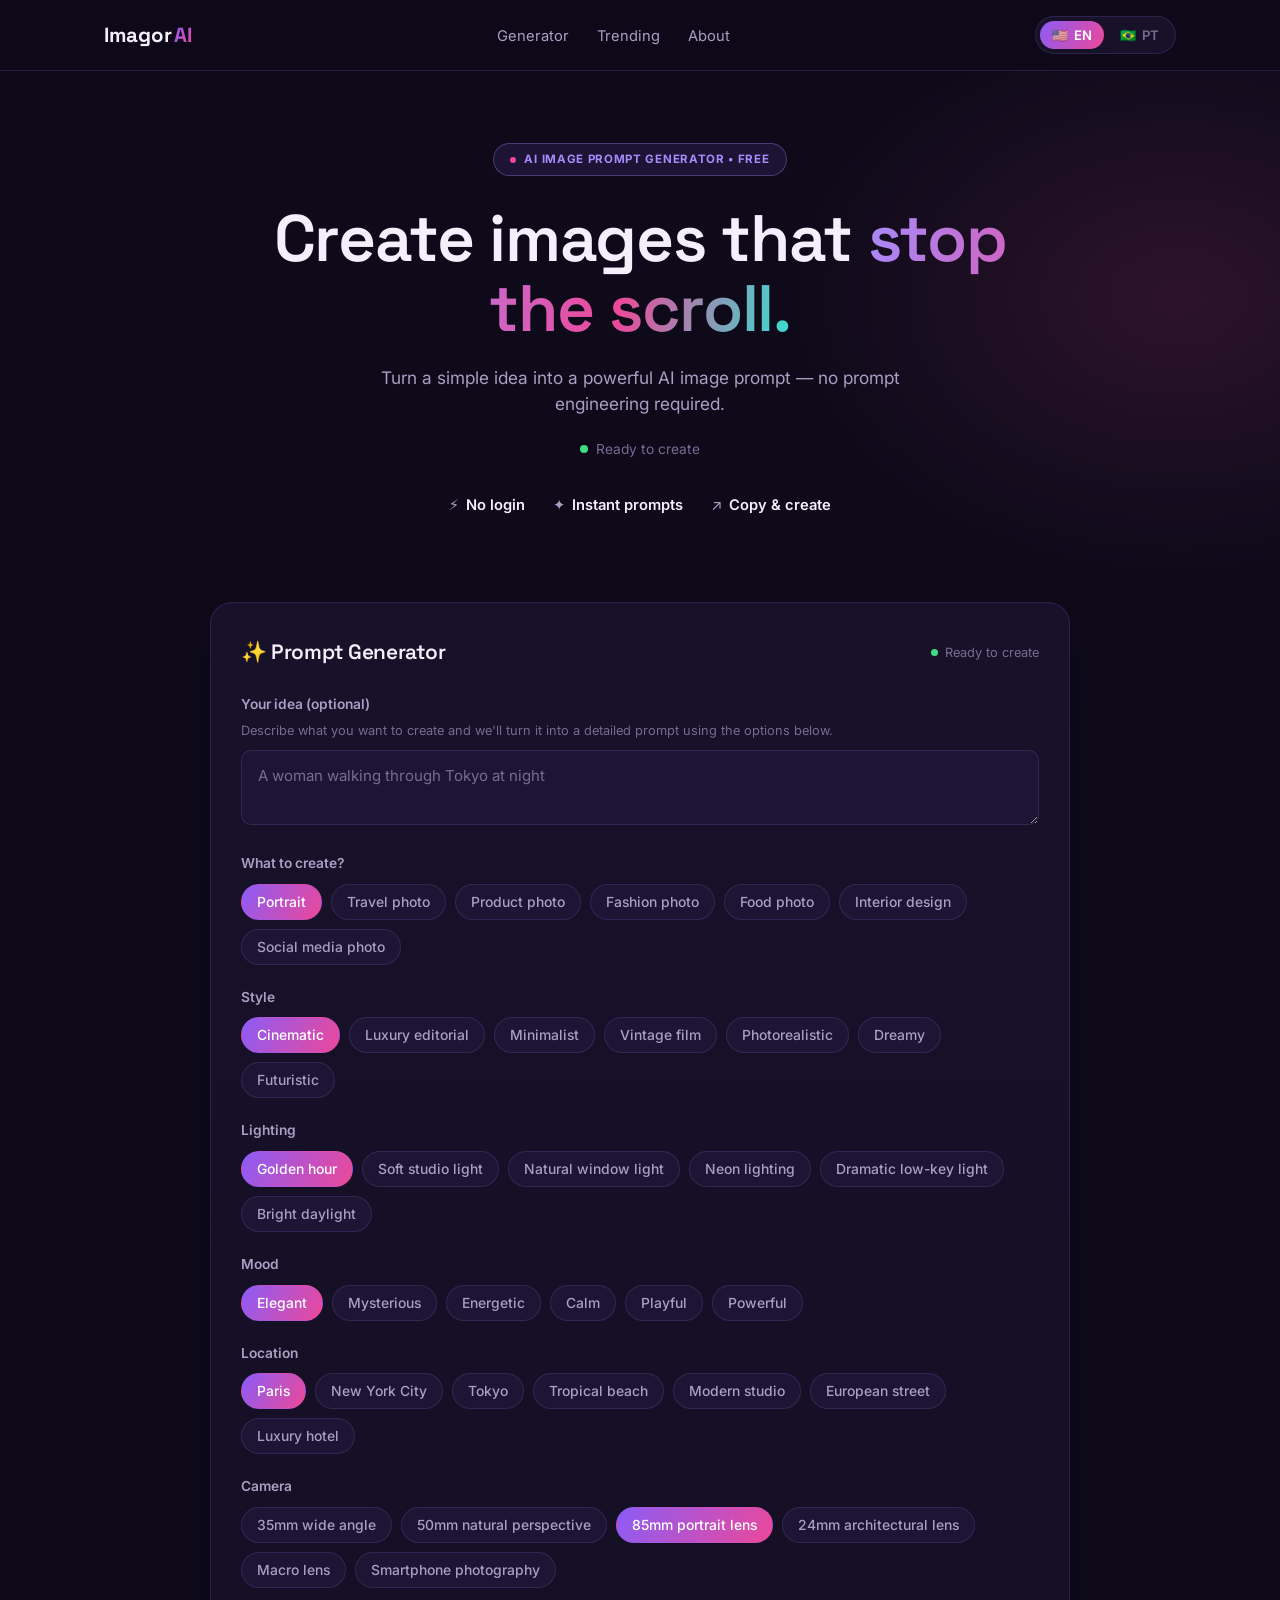
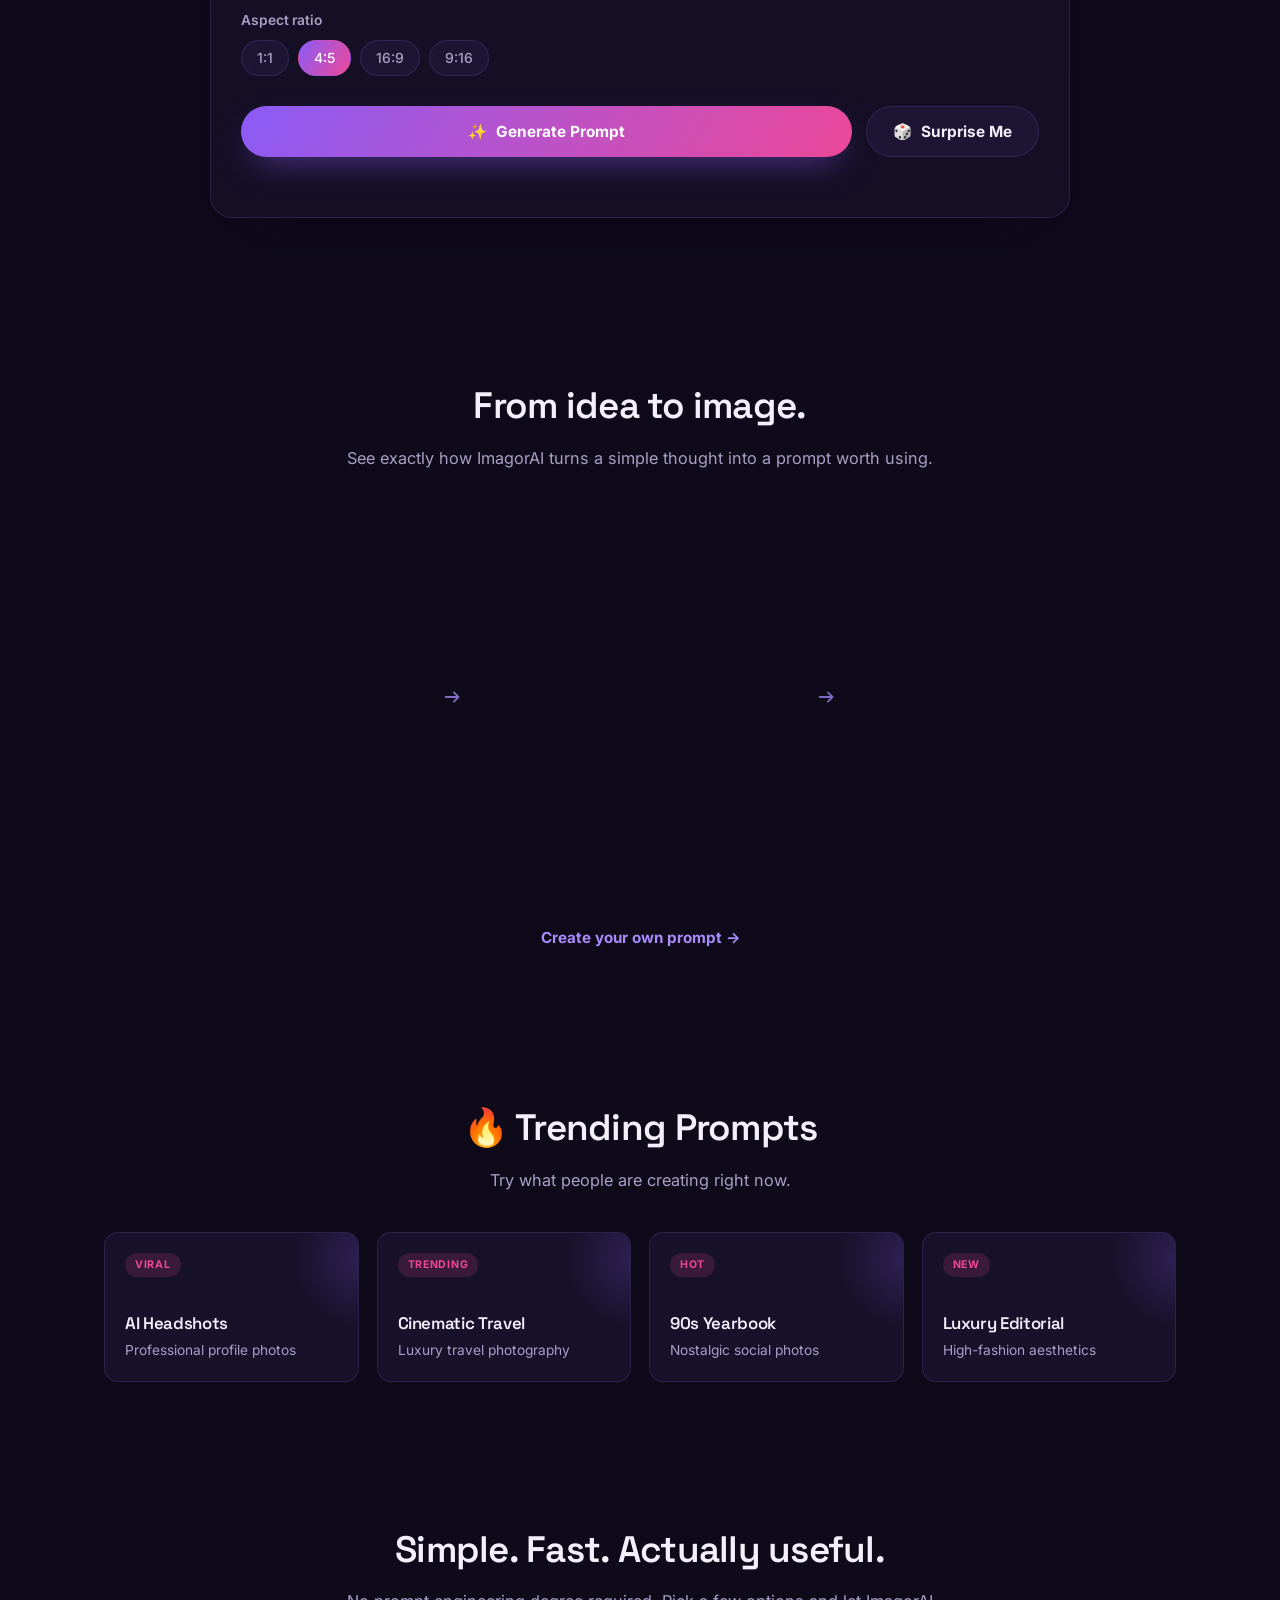
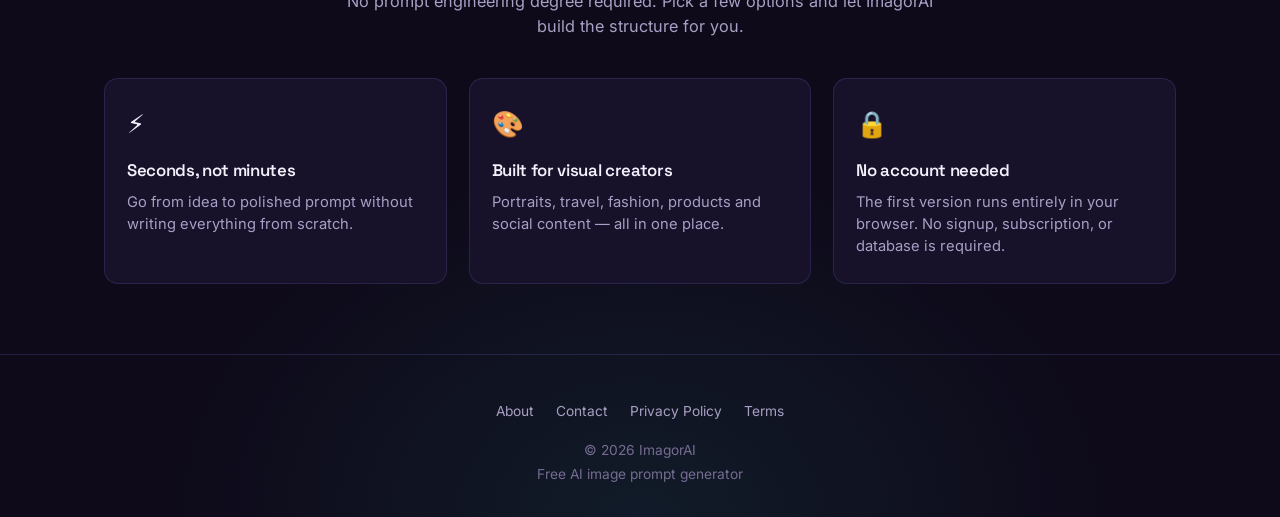
<file: index.html>
<!DOCTYPE html>
<html lang="en">
<head>
<meta charset="UTF-8">
<meta name="viewport" content="width=device-width, initial-scale=1.0">
<title id="doc-title">ImagorAI — Free AI Image Prompt Generator</title>
<meta id="doc-desc" name="description" content="Turn a simple idea into a powerful AI image prompt in seconds. No login, no prompt engineering — free bilingual AI image prompt generator.">
<link rel="canonical" href="https://www.imagorai.com/">
<meta property="og:type" content="website">
<meta property="og:site_name" content="ImagorAI">
<meta property="og:title" content="ImagorAI — Free AI Image Prompt Generator">
<meta property="og:description" content="Turn a simple idea into a powerful AI image prompt in seconds. No login, no prompt engineering — free bilingual AI image prompt generator.">
<meta property="og:url" content="https://www.imagorai.com/">
<meta property="og:image" content="https://www.imagorai.com/og-image.jpg">
<meta property="og:image:width" content="1200">
<meta property="og:image:height" content="630">
<meta property="og:locale" content="en_US">
<meta property="og:locale:alternate" content="pt_BR">
<meta name="twitter:card" content="summary_large_image">
<meta name="twitter:title" content="ImagorAI — Free AI Image Prompt Generator">
<meta name="twitter:description" content="Turn a simple idea into a powerful AI image prompt in seconds. No login, no prompt engineering — free bilingual AI image prompt generator.">
<meta name="twitter:image" content="https://www.imagorai.com/og-image.jpg">
<link rel="icon" type="image/svg+xml" href="favicon.svg">
<link rel="icon" type="image/png" sizes="32x32" href="favicon-32.png">
<link rel="icon" type="image/png" sizes="16x16" href="favicon-16.png">
<link rel="apple-touch-icon" href="apple-touch-icon.png">
<link rel="manifest" href="site.webmanifest">
<link rel="preconnect" href="https://fonts.googleapis.com">
<link rel="preconnect" href="https://fonts.gstatic.com" crossorigin>
<link href="https://fonts.googleapis.com/css2?family=Space+Grotesk:wght@500;600;700&family=Inter:wght@400;500;600;700&display=swap" rel="stylesheet">
<link rel="stylesheet" href="style.css">
<script async src="https://pagead2.googlesyndication.com/pagead/js/adsbygoogle.js?client=ca-pub-1745970381555373"
     crossorigin="anonymous"></script>
</head>
<body>

<nav class="nav">
  <div class="nav-inner">
    <div class="logo">Imagor<span class="ai">AI</span></div>
    <ul class="nav-links">
      <li><a href="#generator" data-i18n="nav_generator">Generator</a></li>
      <li><a href="#trending" data-i18n="nav_trending">Trending</a></li>
      <li><a href="about.html" data-i18n="nav_about">About</a></li>
    </ul>
    <div class="nav-right">
      <div class="lang-switch" role="group" aria-label="Language">
        <button type="button" data-lang="en" class="active">🇺🇸 <span class="lbl">EN</span></button>
        <button type="button" data-lang="pt">🇧🇷 <span class="lbl">PT</span></button>
      </div>
    </div>
  </div>
</nav>

<header class="hero">
  <div class="wrap">
    <span class="badge"><span class="dot"></span><span data-i18n="hero_badge">AI Image Prompt Generator • Free</span></span>
    <h1 data-i18n-html="hero_title">Create images that <span class="grad">stop the scroll.</span></h1>
    <p class="sub" data-i18n="hero_sub">Turn a simple idea into a powerful AI image prompt — no prompt engineering required.</p>
    <div class="status-line"><span class="pulse"></span><span data-i18n="hero_status">Ready to create</span></div>
    <div class="benefits">
      <span>⚡ <b data-i18n="benefit_1">No login</b></span>
      <span>✦ <b data-i18n="benefit_2">Instant prompts</b></span>
      <span>↗ <b data-i18n="benefit_3">Copy & create</b></span>
    </div>
  </div>
</header>

<section class="generator-section" id="generator">
  <div class="wrap">
    <div class="gen-card">
      <div class="gen-head">
        <h2>✨ <span data-i18n="gen_title">Prompt Generator</span></h2>
        <div class="gen-status"><span class="pulse"></span><span data-i18n="hero_status">Ready to create</span></div>
      </div>

      <div class="field">
        <span class="field-label" data-i18n="field_idea">Your idea (optional)</span>
        <p class="field-hint" data-i18n="field_idea_hint">Describe what you want to create and we'll turn it into a detailed prompt using the options below.</p>
        <textarea id="ideaInput" class="idea-input" rows="2" data-i18n-placeholder="field_idea_placeholder" placeholder="A woman walking through Tokyo at night"></textarea>
      </div>
      <div class="field">
        <span class="field-label" data-i18n="field_subject">What to create?</span>
        <div class="chip-row" data-field="subject"></div>
      </div>
      <div class="field">
        <span class="field-label" data-i18n="field_style">Style</span>
        <div class="chip-row" data-field="style"></div>
      </div>
      <div class="field">
        <span class="field-label" data-i18n="field_lighting">Lighting</span>
        <div class="chip-row" data-field="lighting"></div>
      </div>
      <div class="field">
        <span class="field-label" data-i18n="field_mood">Mood</span>
        <div class="chip-row" data-field="mood"></div>
      </div>
      <div class="field">
        <span class="field-label" data-i18n="field_location">Location</span>
        <div class="chip-row" data-field="location"></div>
      </div>
      <div class="field">
        <span class="field-label" data-i18n="field_camera">Camera</span>
        <div class="chip-row" data-field="camera"></div>
      </div>
      <div class="field">
        <span class="field-label" data-i18n="field_ratio">Aspect ratio</span>
        <div class="chip-row" data-field="ratio"></div>
      </div>

      <div class="gen-actions">
        <button class="btn btn-primary" id="generateBtn">✨ <span data-i18n="btn_generate">Generate Prompt</span></button>
        <button class="btn btn-secondary" id="surpriseBtn">🎲 <span data-i18n="btn_surprise">Surprise Me</span></button>
      </div>

      <div class="result" id="resultBlock">
        <div class="result-label" data-i18n="result_label">Your Prompt Is Ready</div>
        <div class="result-box" id="resultText"></div>
        <button class="copy-btn" id="copyBtn">📋 <span id="copyLabel" data-i18n="btn_copy">Copy Prompt</span></button>
      </div>
    </div>
  </div>
</section>

<section class="block how-section" id="how-it-works">
  <div class="wrap">
    <div class="section-head">
      <h2 data-i18n="how_title">From idea to image.</h2>
      <p data-i18n="how_sub">See exactly how ImagorAI turns a simple thought into a prompt worth using.</p>
    </div>

    <div class="flow">
      <div class="flow-card reveal" style="transition-delay:0ms">
        <span class="flow-num n1">01</span>
        <span class="flow-label" data-i18n="how_step1_label">Your idea</span>
        <div class="idea-box">
          <span class="idea-cursor-wrap"><span data-i18n="how_step1_example">A woman walking through Tokyo at night</span><span class="caret"></span></span>
        </div>
      </div>

      <div class="flow-arrow" aria-hidden="true">
        <svg viewBox="0 0 24 24" width="22" height="22"><path d="M4 12h14m0 0-5-5m5 5-5 5" fill="none" stroke="currentColor" stroke-width="2" stroke-linecap="round" stroke-linejoin="round"/></svg>
      </div>

      <div class="flow-card reveal" style="transition-delay:120ms">
        <span class="flow-num n2">02</span>
        <span class="flow-label" data-i18n="how_step2_label">ImagorAI</span>
        <div class="prompt-mini-box" id="howPromptText" data-i18n="how_step2_prompt">Create a cinematic travel photo set in Tokyo, with neon lighting and a mysterious atmosphere. Shot with a 35mm wide angle lens, realistic details, natural textures, refined composition, professional photography quality, subtle depth of field, high visual clarity. Aspect ratio 16:9.</div>
        <button class="copy-btn copy-btn-sm" id="howCopyBtn">📋 <span id="howCopyLabel" data-i18n="btn_copy">Copy Prompt</span></button>
      </div>

      <div class="flow-arrow" aria-hidden="true">
        <svg viewBox="0 0 24 24" width="22" height="22"><path d="M4 12h14m0 0-5-5m5 5-5 5" fill="none" stroke="currentColor" stroke-width="2" stroke-linecap="round" stroke-linejoin="round"/></svg>
      </div>

      <div class="flow-card result-card reveal" style="transition-delay:240ms">
        <span class="flow-num n3">03</span>
        <span class="flow-label" data-i18n="how_step3_label">Your result</span>
        <div class="result-image">
          <img src="tokyo-night.jpg" alt="Example AI-generated image of a woman walking through Tokyo at night" width="1672" height="941" loading="lazy">
        </div>
      </div>
    </div>

    <div class="flow-cta-wrap">
      <a href="#generator" class="flow-cta" data-i18n="how_cta">Create your own prompt →</a>
    </div>
  </div>
</section>

<section class="block" id="trending">
  <div class="wrap">
    <div class="section-head">
      <h2>🔥 <span data-i18n="trend_title">Trending Prompts</span></h2>
      <p data-i18n="trend_sub">Try what people are creating right now.</p>
    </div>
    <div class="trend-grid">
      <div class="trend-card">
        <span class="trend-tag" data-i18n="tag_viral">Viral</span>
        <h3 data-i18n="card1_title">AI Headshots</h3>
        <p data-i18n="card1_desc">Professional profile photos</p>
      </div>
      <div class="trend-card">
        <span class="trend-tag" data-i18n="tag_trending">Trending</span>
        <h3 data-i18n="card2_title">Cinematic Travel</h3>
        <p data-i18n="card2_desc">Luxury travel photography</p>
      </div>
      <div class="trend-card">
        <span class="trend-tag" data-i18n="tag_hot">Hot</span>
        <h3 data-i18n="card3_title">90s Yearbook</h3>
        <p data-i18n="card3_desc">Nostalgic social photos</p>
      </div>
      <div class="trend-card">
        <span class="trend-tag" data-i18n="tag_new">New</span>
        <h3 data-i18n="card4_title">Luxury Editorial</h3>
        <p data-i18n="card4_desc">High-fashion aesthetics</p>
      </div>
    </div>
  </div>
</section>

<section class="block" id="why">
  <div class="wrap">
    <div class="section-head">
      <h2 data-i18n="why_title">Simple. Fast. Actually useful.</h2>
      <p data-i18n="why_desc">No prompt engineering degree required. Pick a few options and let ImagorAI build the structure for you.</p>
    </div>
    <div class="feature-grid">
      <div class="feature">
        <div class="icon">⚡</div>
        <h3 data-i18n="feat1_title">Seconds, not minutes</h3>
        <p data-i18n="feat1_desc">Go from idea to polished prompt without writing everything from scratch.</p>
      </div>
      <div class="feature">
        <div class="icon">🎨</div>
        <h3 data-i18n="feat2_title">Built for visual creators</h3>
        <p data-i18n="feat2_desc">Portraits, travel, fashion, products and social content — all in one place.</p>
      </div>
      <div class="feature">
        <div class="icon">🔒</div>
        <h3 data-i18n="feat3_title">No account needed</h3>
        <p data-i18n="feat3_desc">The first version runs entirely in your browser. No signup, subscription, or database is required.</p>
      </div>
    </div>
  </div>
</section>

<footer>
  <div class="wrap">
    <div class="footer-links">
      <a href="about.html" data-i18n="nav_about">About</a>
      <a href="contact.html" data-i18n="footer_contact">Contact</a>
      <a href="privacy.html" data-i18n="footer_privacy">Privacy Policy</a>
      <a href="terms.html" data-i18n="footer_terms">Terms</a>
    </div>
    <p>© 2026 ImagorAI</p>
    <p class="sub" data-i18n="footer_tag">Free AI image prompt generator</p>
  </div>
</footer>

<script src="app.js"></script>
</body>
</html>
</file>
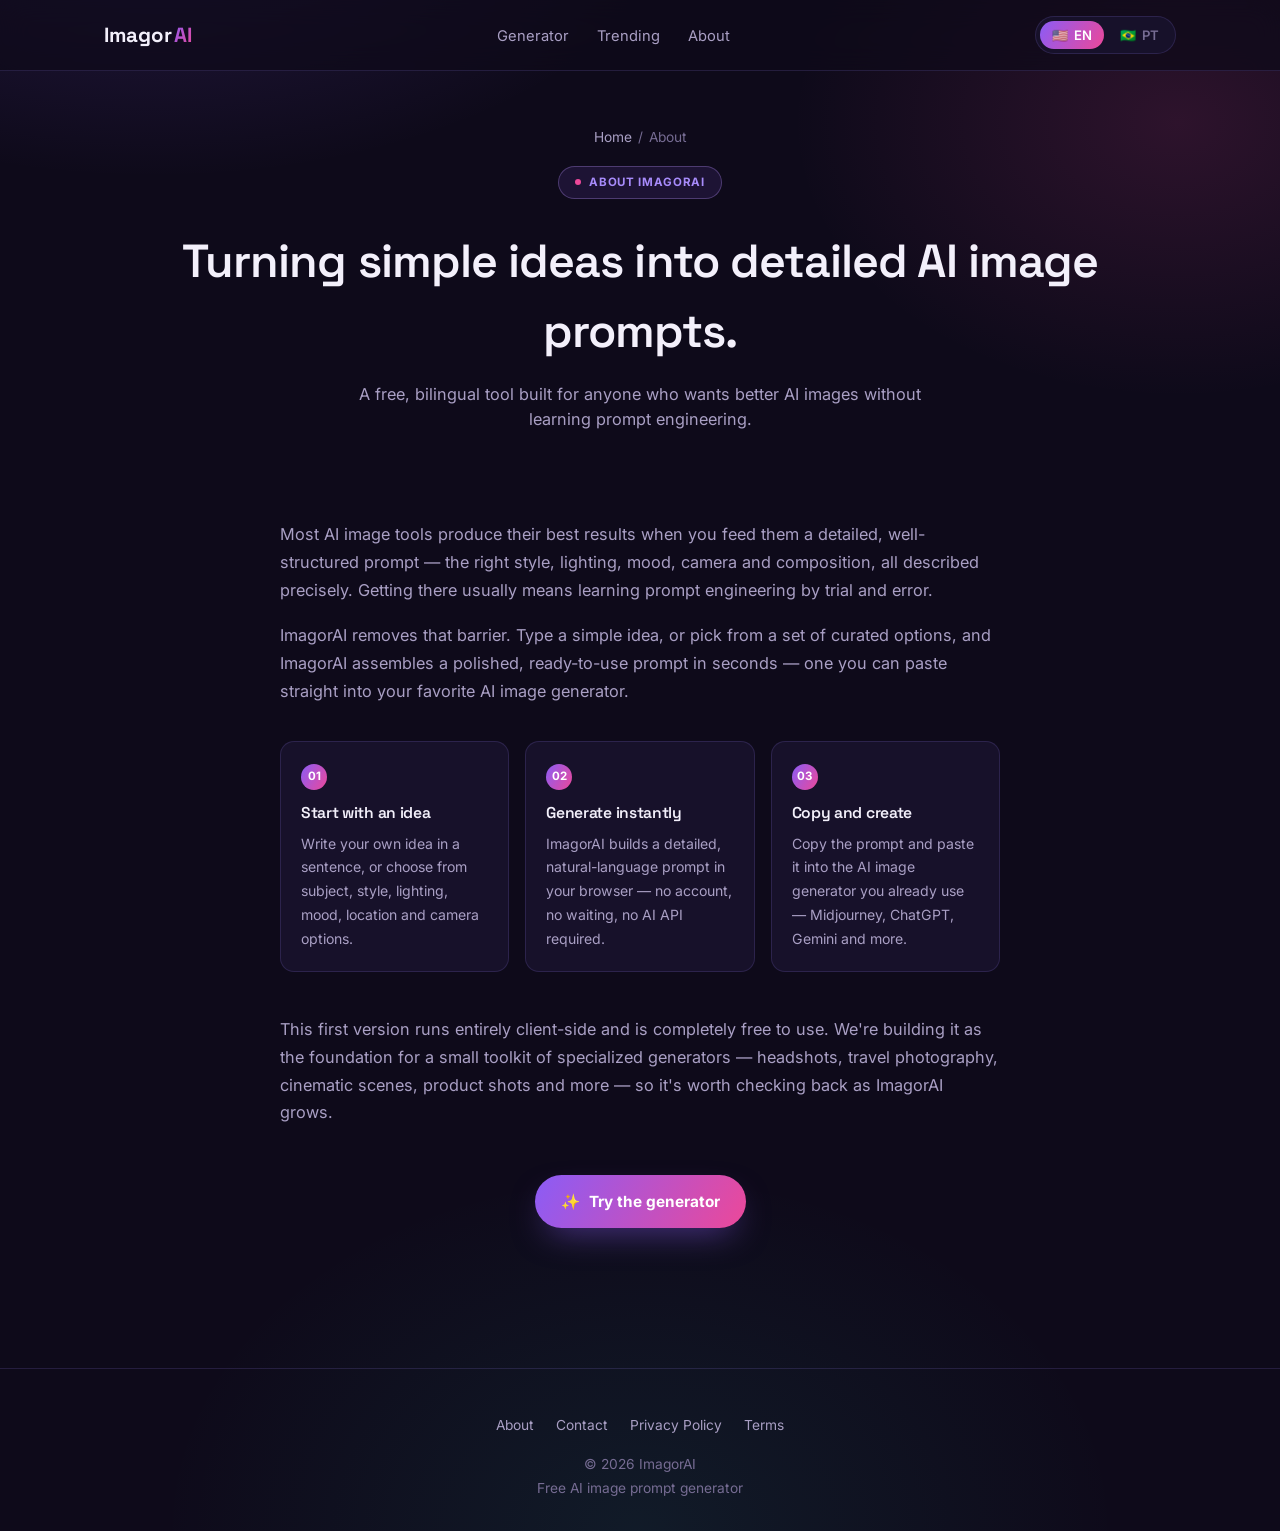
<file: about.html>
<!DOCTYPE html>
<html lang="en">
<head>
<meta charset="UTF-8">
<meta name="viewport" content="width=device-width, initial-scale=1.0">
<title id="doc-title">About ImagorAI — Free AI Image Prompt Generator</title>
<meta id="doc-desc" name="description" content="Learn how ImagorAI turns simple ideas into detailed AI image prompts — free, bilingual, and built for anyone who doesn't want to learn prompt engineering.">
<link rel="canonical" href="https://www.imagorai.com/about.html">
<meta property="og:type" content="website">
<meta property="og:site_name" content="ImagorAI">
<meta property="og:title" content="About ImagorAI — Free AI Image Prompt Generator">
<meta property="og:description" content="Learn how ImagorAI turns simple ideas into detailed AI image prompts — free, bilingual, and built for anyone who doesn't want to learn prompt engineering.">
<meta property="og:url" content="https://www.imagorai.com/about.html">
<meta property="og:image" content="https://www.imagorai.com/og-image.jpg">
<meta property="og:image:width" content="1200">
<meta property="og:image:height" content="630">
<meta property="og:locale" content="en_US">
<meta property="og:locale:alternate" content="pt_BR">
<meta name="twitter:card" content="summary_large_image">
<meta name="twitter:title" content="About ImagorAI — Free AI Image Prompt Generator">
<meta name="twitter:description" content="Learn how ImagorAI turns simple ideas into detailed AI image prompts — free, bilingual, and built for anyone who doesn't want to learn prompt engineering.">
<meta name="twitter:image" content="https://www.imagorai.com/og-image.jpg">
<link rel="icon" type="image/svg+xml" href="favicon.svg">
<link rel="icon" type="image/png" sizes="32x32" href="favicon-32.png">
<link rel="icon" type="image/png" sizes="16x16" href="favicon-16.png">
<link rel="apple-touch-icon" href="apple-touch-icon.png">
<link rel="manifest" href="site.webmanifest">
<link rel="preconnect" href="https://fonts.googleapis.com">
<link rel="preconnect" href="https://fonts.gstatic.com" crossorigin>
<link href="https://fonts.googleapis.com/css2?family=Space+Grotesk:wght@500;600;700&family=Inter:wght@400;500;600;700&display=swap" rel="stylesheet">
<link rel="stylesheet" href="style.css">
<script async src="https://pagead2.googlesyndication.com/pagead/js/adsbygoogle.js?client=ca-pub-1745970381555373"
     crossorigin="anonymous"></script>
</head>
<body>

<nav class="nav">
  <div class="nav-inner">
    <a href="index.html" class="logo" style="text-decoration:none;">Imagor<span class="ai">AI</span></a>
    <ul class="nav-links">
      <li><a href="index.html#generator" data-i18n="nav_generator">Generator</a></li>
      <li><a href="index.html#trending" data-i18n="nav_trending">Trending</a></li>
      <li><a href="about.html" data-i18n="nav_about">About</a></li>
    </ul>
    <div class="nav-right">
      <div class="lang-switch" role="group" aria-label="Language">
        <button type="button" data-lang="en" class="active">🇺🇸 <span class="lbl">EN</span></button>
        <button type="button" data-lang="pt">🇧🇷 <span class="lbl">PT</span></button>
      </div>
    </div>
  </div>
</nav>

<header class="page-hero">
  <div class="wrap">
    <div class="breadcrumb"><a href="index.html" data-i18n="bc_home">Home</a><span>/</span><span data-i18n="nav_about">About</span></div>
    <span class="badge"><span class="dot"></span><span data-i18n="about_badge">About ImagorAI</span></span>
    <h1 data-i18n="about_title">Turning simple ideas into detailed AI image prompts.</h1>
    <p class="sub" data-i18n="about_sub">A free, bilingual tool built for anyone who wants better AI images without learning prompt engineering.</p>
  </div>
</header>

<section class="block">
  <div class="wrap about-body">
    <p data-i18n="about_p1">Most AI image tools produce their best results when you feed them a detailed, well-structured prompt — the right style, lighting, mood, camera and composition, all described precisely. Getting there usually means learning prompt engineering by trial and error.</p>
    <p data-i18n="about_p2">ImagorAI removes that barrier. Type a simple idea, or pick from a set of curated options, and ImagorAI assembles a polished, ready-to-use prompt in seconds — one you can paste straight into your favorite AI image generator.</p>

    <div class="about-steps">
      <div class="about-step">
        <span class="num">01</span>
        <h3 data-i18n="about_step1_title">Start with an idea</h3>
        <p data-i18n="about_step1_desc">Write your own idea in a sentence, or choose from subject, style, lighting, mood, location and camera options.</p>
      </div>
      <div class="about-step">
        <span class="num">02</span>
        <h3 data-i18n="about_step2_title">Generate instantly</h3>
        <p data-i18n="about_step2_desc">ImagorAI builds a detailed, natural-language prompt in your browser — no account, no waiting, no AI API required.</p>
      </div>
      <div class="about-step">
        <span class="num">03</span>
        <h3 data-i18n="about_step3_title">Copy and create</h3>
        <p data-i18n="about_step3_desc">Copy the prompt and paste it into the AI image generator you already use — Midjourney, ChatGPT, Gemini and more.</p>
      </div>
    </div>

    <p data-i18n="about_p3">This first version runs entirely client-side and is completely free to use. We're building it as the foundation for a small toolkit of specialized generators — headshots, travel photography, cinematic scenes, product shots and more — so it's worth checking back as ImagorAI grows.</p>
  </div>

  <div class="wrap about-cta">
    <a class="btn btn-primary" href="index.html#generator" style="display:inline-flex; text-decoration:none; max-width:280px; margin:0 auto;">✨ <span data-i18n="about_cta">Try the generator</span></a>
  </div>
</section>

<footer>
  <div class="wrap">
    <div class="footer-links">
      <a href="about.html" data-i18n="nav_about">About</a>
      <a href="contact.html" data-i18n="footer_contact">Contact</a>
      <a href="privacy.html" data-i18n="footer_privacy">Privacy Policy</a>
      <a href="terms.html" data-i18n="footer_terms">Terms</a>
    </div>
    <p>© 2026 ImagorAI</p>
    <p class="sub" data-i18n="footer_tag">Free AI image prompt generator</p>
  </div>
</footer>

<script src="page.js"></script>
<script>
  ImagorPage.init({
    en: {
      doc_title: "About ImagorAI — Free AI Image Prompt Generator",
      doc_desc: "Learn how ImagorAI turns simple ideas into detailed AI image prompts — free, bilingual, and built for anyone who doesn't want to learn prompt engineering.",
      bc_home: "Home",
      about_badge: "About ImagorAI",
      about_title: "Turning simple ideas into detailed AI image prompts.",
      about_sub: "A free, bilingual tool built for anyone who wants better AI images without learning prompt engineering.",
      about_p1: "Most AI image tools produce their best results when you feed them a detailed, well-structured prompt — the right style, lighting, mood, camera and composition, all described precisely. Getting there usually means learning prompt engineering by trial and error.",
      about_p2: "ImagorAI removes that barrier. Type a simple idea, or pick from a set of curated options, and ImagorAI assembles a polished, ready-to-use prompt in seconds — one you can paste straight into your favorite AI image generator.",
      about_step1_title: "Start with an idea",
      about_step1_desc: "Write your own idea in a sentence, or choose from subject, style, lighting, mood, location and camera options.",
      about_step2_title: "Generate instantly",
      about_step2_desc: "ImagorAI builds a detailed, natural-language prompt in your browser — no account, no waiting, no AI API required.",
      about_step3_title: "Copy and create",
      about_step3_desc: "Copy the prompt and paste it into the AI image generator you already use — Midjourney, ChatGPT, Gemini and more.",
      about_p3: "This first version runs entirely client-side and is completely free to use. We're building it as the foundation for a small toolkit of specialized generators — headshots, travel photography, cinematic scenes, product shots and more — so it's worth checking back as ImagorAI grows.",
      about_cta: "Try the generator"
    },
    pt: {
      doc_title: "Sobre o ImagorAI — Gerador Gratuito de Prompts para Imagens com IA",
      doc_desc: "Veja como o ImagorAI transforma ideias simples em prompts detalhados para imagens com IA — gratuito, bilíngue e feito para quem não quer aprender prompt engineering.",
      bc_home: "Início",
      about_badge: "Sobre o ImagorAI",
      about_title: "Transformando ideias simples em prompts detalhados para imagens com IA.",
      about_sub: "Uma ferramenta gratuita e bilíngue feita para quem quer imagens melhores com IA sem precisar aprender prompt engineering.",
      about_p1: "A maioria das ferramentas de imagem com IA entrega os melhores resultados quando você fornece um prompt detalhado e bem estruturado — o estilo, a iluminação, o clima, a câmera e a composição certos, tudo descrito com precisão. Chegar lá geralmente significa aprender prompt engineering por tentativa e erro.",
      about_p2: "O ImagorAI elimina essa barreira. Digite uma ideia simples, ou escolha entre opções selecionadas, e o ImagorAI monta um prompt elaborado e pronto para uso em segundos — um prompt que você pode colar direto no seu gerador de imagens com IA favorito.",
      about_step1_title: "Comece com uma ideia",
      about_step1_desc: "Escreva sua própria ideia em uma frase, ou escolha entre opções de assunto, estilo, iluminação, clima, local e câmera.",
      about_step2_title: "Gere instantaneamente",
      about_step2_desc: "O ImagorAI monta um prompt detalhado e em linguagem natural direto no seu navegador — sem cadastro, sem espera, sem precisar de uma API de IA.",
      about_step3_title: "Copie e crie",
      about_step3_desc: "Copie o prompt e cole no gerador de imagens com IA que você já usa — Midjourney, ChatGPT, Gemini e outros.",
      about_p3: "Esta primeira versão roda inteiramente no navegador e é totalmente gratuita. Estamos construindo isso como base para um pequeno conjunto de geradores especializados — retratos, fotografia de viagem, cenas cinematográficas, fotos de produto e mais — vale a pena voltar aqui conforme o ImagorAI cresce.",
      about_cta: "Experimentar o gerador"
    }
  });
</script>
</body>
</html>
</file>
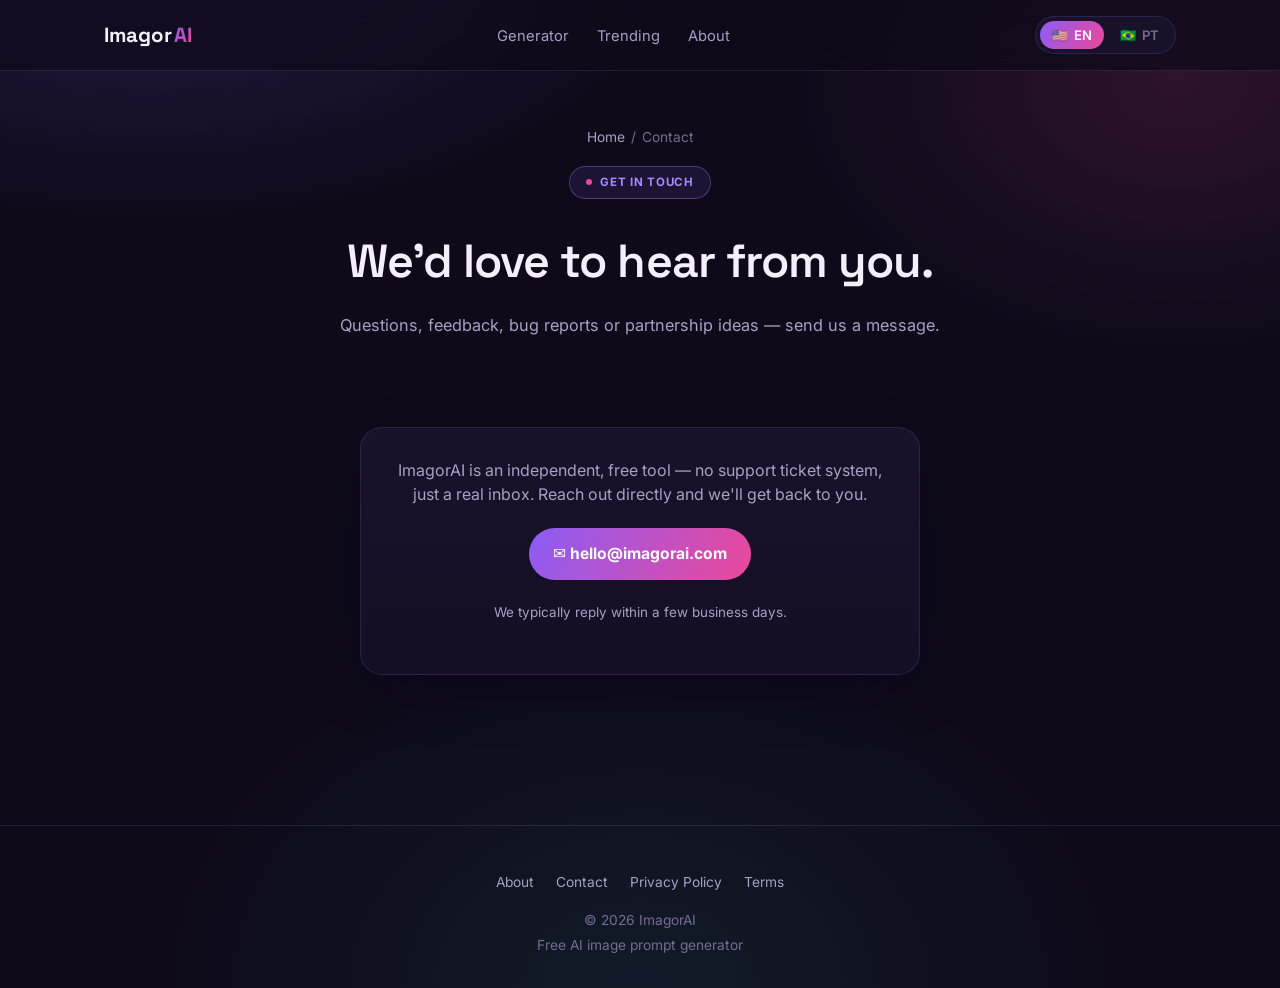
<file: contact.html>
<!DOCTYPE html>
<html lang="en">
<head>
<meta charset="UTF-8">
<meta name="viewport" content="width=device-width, initial-scale=1.0">
<title id="doc-title">Contact ImagorAI</title>
<meta id="doc-desc" name="description" content="Get in touch with the ImagorAI team — questions, feedback and partnership ideas welcome.">
<link rel="canonical" href="https://www.imagorai.com/contact.html">
<meta property="og:type" content="website">
<meta property="og:site_name" content="ImagorAI">
<meta property="og:title" content="Contact ImagorAI">
<meta property="og:description" content="Get in touch with the ImagorAI team — questions, feedback and partnership ideas welcome.">
<meta property="og:url" content="https://www.imagorai.com/contact.html">
<meta property="og:image" content="https://www.imagorai.com/og-image.jpg">
<meta property="og:image:width" content="1200">
<meta property="og:image:height" content="630">
<meta property="og:locale" content="en_US">
<meta property="og:locale:alternate" content="pt_BR">
<meta name="twitter:card" content="summary_large_image">
<meta name="twitter:title" content="Contact ImagorAI">
<meta name="twitter:description" content="Get in touch with the ImagorAI team — questions, feedback and partnership ideas welcome.">
<meta name="twitter:image" content="https://www.imagorai.com/og-image.jpg">
<link rel="icon" type="image/svg+xml" href="favicon.svg">
<link rel="icon" type="image/png" sizes="32x32" href="favicon-32.png">
<link rel="icon" type="image/png" sizes="16x16" href="favicon-16.png">
<link rel="apple-touch-icon" href="apple-touch-icon.png">
<link rel="manifest" href="site.webmanifest">
<link rel="preconnect" href="https://fonts.googleapis.com">
<link rel="preconnect" href="https://fonts.gstatic.com" crossorigin>
<link href="https://fonts.googleapis.com/css2?family=Space+Grotesk:wght@500;600;700&family=Inter:wght@400;500;600;700&display=swap" rel="stylesheet">
<link rel="stylesheet" href="style.css">
<script async src="https://pagead2.googlesyndication.com/pagead/js/adsbygoogle.js?client=ca-pub-1745970381555373"
     crossorigin="anonymous"></script>
</head>
<body>

<nav class="nav">
  <div class="nav-inner">
    <a href="index.html" class="logo" style="text-decoration:none;">Imagor<span class="ai">AI</span></a>
    <ul class="nav-links">
      <li><a href="index.html#generator" data-i18n="nav_generator">Generator</a></li>
      <li><a href="index.html#trending" data-i18n="nav_trending">Trending</a></li>
      <li><a href="about.html" data-i18n="nav_about">About</a></li>
    </ul>
    <div class="nav-right">
      <div class="lang-switch" role="group" aria-label="Language">
        <button type="button" data-lang="en" class="active">🇺🇸 <span class="lbl">EN</span></button>
        <button type="button" data-lang="pt">🇧🇷 <span class="lbl">PT</span></button>
      </div>
    </div>
  </div>
</nav>

<header class="page-hero">
  <div class="wrap">
    <div class="breadcrumb"><a href="index.html" data-i18n="bc_home">Home</a><span>/</span><span data-i18n="footer_contact">Contact</span></div>
    <span class="badge"><span class="dot"></span><span data-i18n="contact_badge">Get in touch</span></span>
    <h1 data-i18n="contact_title">We'd love to hear from you.</h1>
    <p class="sub" data-i18n="contact_sub">Questions, feedback, bug reports or partnership ideas — send us a message.</p>
  </div>
</header>

<section class="block">
  <div class="wrap contact-wrap">
    <div class="contact-card">
      <p data-i18n="contact_intro">ImagorAI is an independent, free tool — no support ticket system, just a real inbox. Reach out directly and we'll get back to you.</p>
      <a class="contact-email" href="mailto:hello@imagorai.com">✉️ hello@imagorai.com</a>
      <p class="contact-note" data-i18n="contact_note">We typically reply within a few business days.</p>
    </div>
  </div>
</section>

<footer>
  <div class="wrap">
    <div class="footer-links">
      <a href="about.html" data-i18n="nav_about">About</a>
      <a href="contact.html" data-i18n="footer_contact">Contact</a>
      <a href="privacy.html" data-i18n="footer_privacy">Privacy Policy</a>
      <a href="terms.html" data-i18n="footer_terms">Terms</a>
    </div>
    <p>© 2026 ImagorAI</p>
    <p class="sub" data-i18n="footer_tag">Free AI image prompt generator</p>
  </div>
</footer>

<script src="page.js"></script>
<script>
  ImagorPage.init({
    en: {
      doc_title: "Contact ImagorAI",
      doc_desc: "Get in touch with the ImagorAI team — questions, feedback and partnership ideas welcome.",
      bc_home: "Home",
      contact_badge: "Get in touch",
      contact_title: "We'd love to hear from you.",
      contact_sub: "Questions, feedback, bug reports or partnership ideas — send us a message.",
      contact_intro: "ImagorAI is an independent, free tool — no support ticket system, just a real inbox. Reach out directly and we'll get back to you.",
      contact_note: "We typically reply within a few business days."
    },
    pt: {
      doc_title: "Contato — ImagorAI",
      doc_desc: "Fale com a equipe do ImagorAI — dúvidas, sugestões e propostas de parceria são bem-vindas.",
      bc_home: "Início",
      contact_badge: "Fale conosco",
      contact_title: "Queremos ouvir você.",
      contact_sub: "Dúvidas, sugestões, relatos de bugs ou propostas de parceria — envie uma mensagem.",
      contact_intro: "O ImagorAI é uma ferramenta independente e gratuita — sem sistema de tickets, apenas um e-mail de verdade. Entre em contato diretamente e responderemos em breve.",
      contact_note: "Normalmente respondemos em poucos dias úteis."
    }
  });
</script>
</body>
</html>
</file>
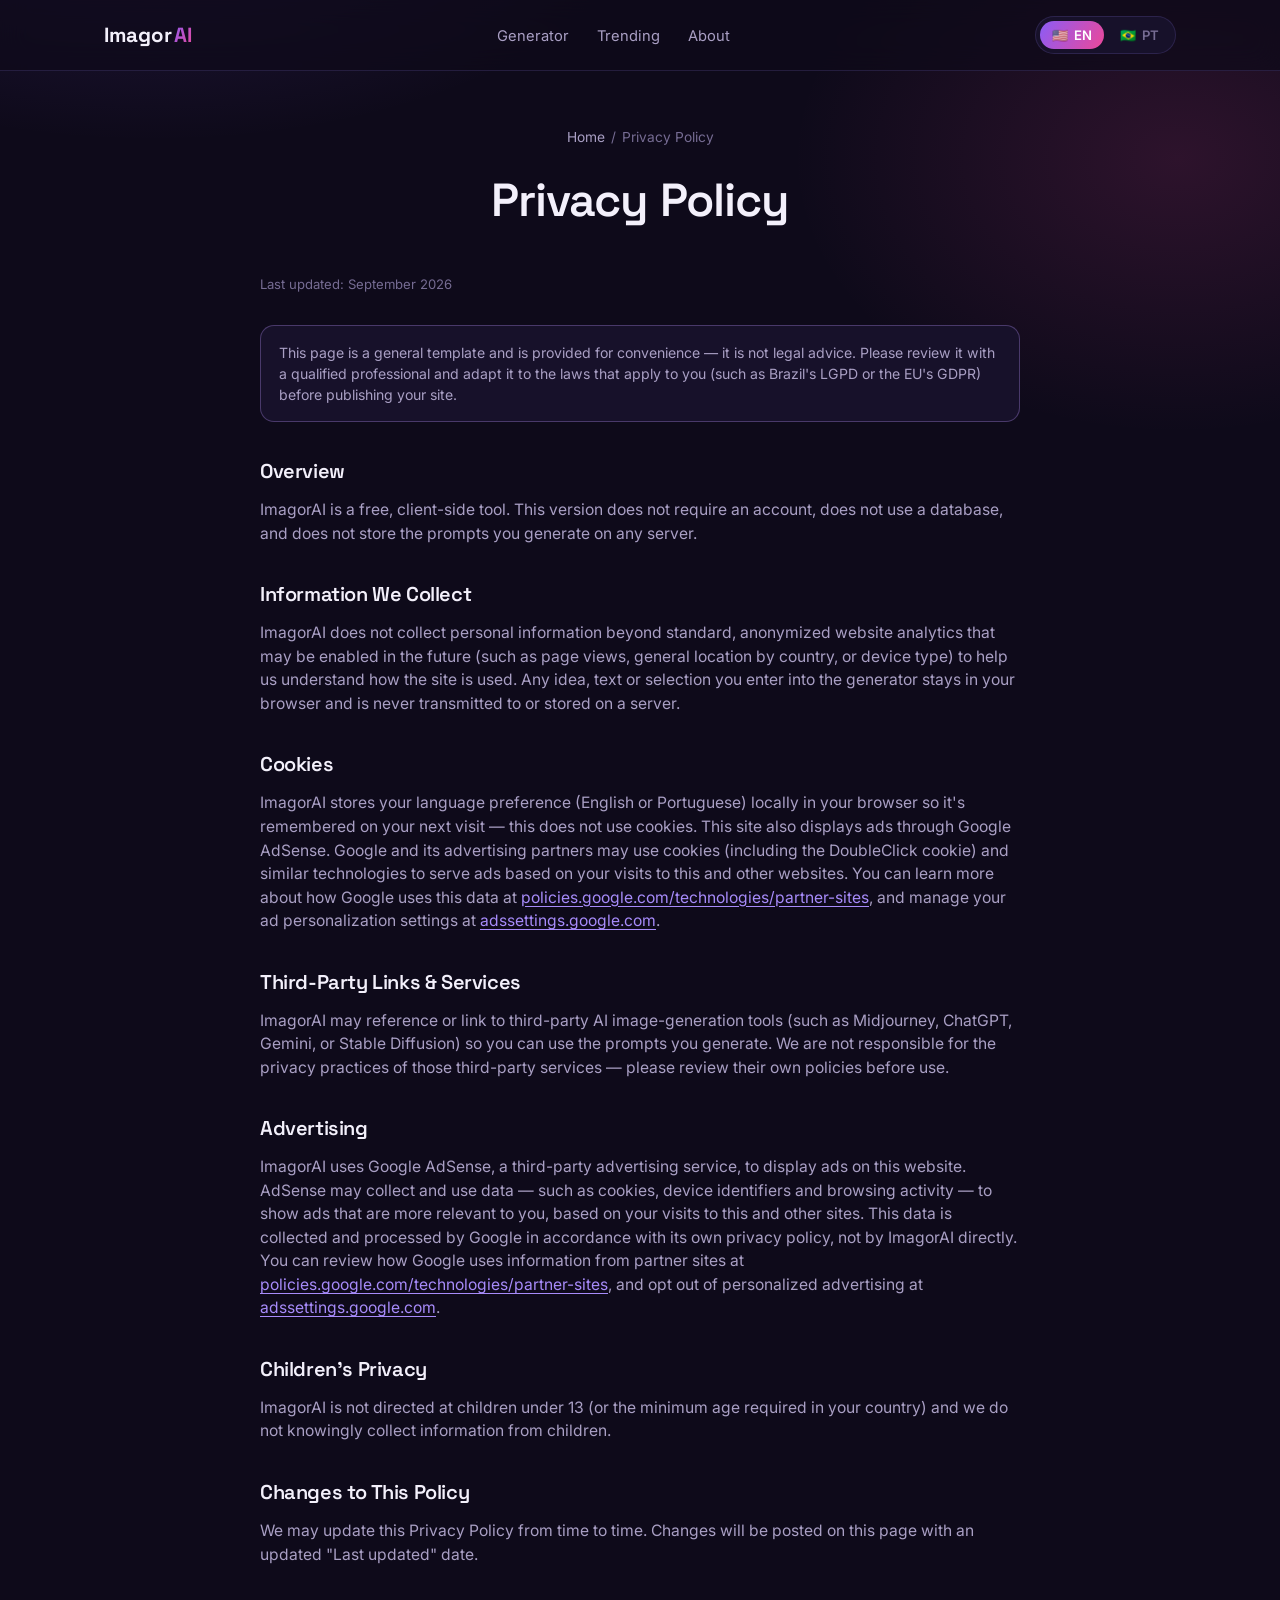
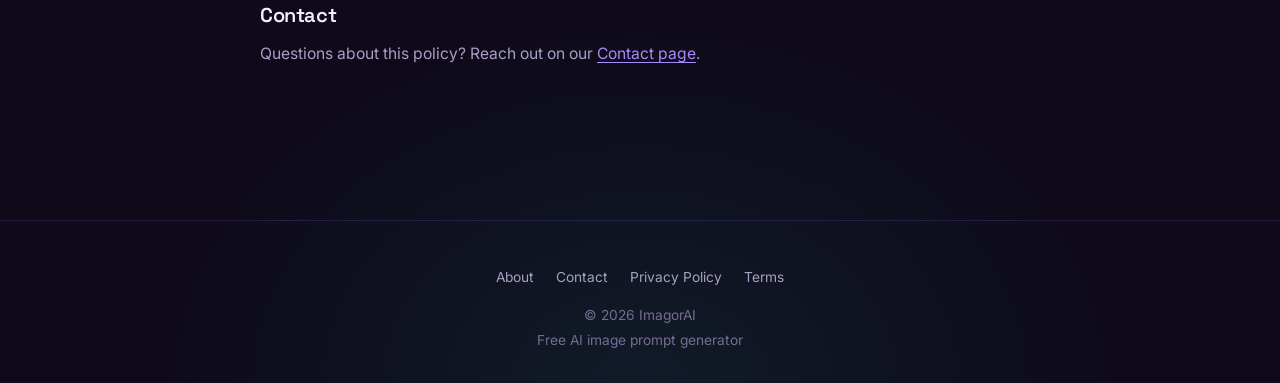
<file: privacy.html>
<!DOCTYPE html>
<html lang="en">
<head>
<meta charset="UTF-8">
<meta name="viewport" content="width=device-width, initial-scale=1.0">
<title id="doc-title">Privacy Policy — ImagorAI</title>
<meta id="doc-desc" name="description" content="How ImagorAI handles data: what we collect, what we don't, and how the client-side prompt generator works.">
<link rel="canonical" href="https://www.imagorai.com/privacy.html">
<meta property="og:type" content="website">
<meta property="og:site_name" content="ImagorAI">
<meta property="og:title" content="Privacy Policy — ImagorAI">
<meta property="og:description" content="How ImagorAI handles data: what we collect, what we don't, and how the client-side prompt generator works.">
<meta property="og:url" content="https://www.imagorai.com/privacy.html">
<meta property="og:image" content="https://www.imagorai.com/og-image.jpg">
<meta property="og:image:width" content="1200">
<meta property="og:image:height" content="630">
<meta property="og:locale" content="en_US">
<meta property="og:locale:alternate" content="pt_BR">
<meta name="twitter:card" content="summary_large_image">
<meta name="twitter:title" content="Privacy Policy — ImagorAI">
<meta name="twitter:description" content="How ImagorAI handles data: what we collect, what we don't, and how the client-side prompt generator works.">
<meta name="twitter:image" content="https://www.imagorai.com/og-image.jpg">
<link rel="icon" type="image/svg+xml" href="favicon.svg">
<link rel="icon" type="image/png" sizes="32x32" href="favicon-32.png">
<link rel="icon" type="image/png" sizes="16x16" href="favicon-16.png">
<link rel="apple-touch-icon" href="apple-touch-icon.png">
<link rel="manifest" href="site.webmanifest">
<link rel="preconnect" href="https://fonts.googleapis.com">
<link rel="preconnect" href="https://fonts.gstatic.com" crossorigin>
<link href="https://fonts.googleapis.com/css2?family=Space+Grotesk:wght@500;600;700&family=Inter:wght@400;500;600;700&display=swap" rel="stylesheet">
<link rel="stylesheet" href="style.css">
<script async src="https://pagead2.googlesyndication.com/pagead/js/adsbygoogle.js?client=ca-pub-1745970381555373"
     crossorigin="anonymous"></script>
</head>
<body>

<nav class="nav">
  <div class="nav-inner">
    <a href="index.html" class="logo" style="text-decoration:none;">Imagor<span class="ai">AI</span></a>
    <ul class="nav-links">
      <li><a href="index.html#generator" data-i18n="nav_generator">Generator</a></li>
      <li><a href="index.html#trending" data-i18n="nav_trending">Trending</a></li>
      <li><a href="about.html" data-i18n="nav_about">About</a></li>
    </ul>
    <div class="nav-right">
      <div class="lang-switch" role="group" aria-label="Language">
        <button type="button" data-lang="en" class="active">🇺🇸 <span class="lbl">EN</span></button>
        <button type="button" data-lang="pt">🇧🇷 <span class="lbl">PT</span></button>
      </div>
    </div>
  </div>
</nav>

<header class="page-hero">
  <div class="wrap">
    <div class="breadcrumb"><a href="index.html" data-i18n="bc_home">Home</a><span>/</span><span data-i18n="footer_privacy">Privacy Policy</span></div>
    <h1 data-i18n="privacy_title">Privacy Policy</h1>
  </div>
</header>

<section class="block" style="padding-top:20px;">
  <div class="wrap prose">
    <p class="updated" data-i18n="privacy_updated">Last updated: September 2026</p>

    <div class="disclaimer-box" data-i18n-html="legal_disclaimer">This page is a general template and is provided for convenience — it is not legal advice. Please review it with a qualified professional and adapt it to the laws that apply to you (such as Brazil's LGPD or the EU's GDPR) before publishing your site.</div>

    <div data-i18n-html="privacy_body">
      <h2>Overview</h2>
      <p>ImagorAI is a free, client-side tool. This version does not require an account, does not use a database, and does not store the prompts you generate on any server.</p>

      <h2>Information We Collect</h2>
      <p>ImagorAI does not collect personal information beyond standard, anonymized website analytics that may be enabled in the future (such as page views, general location by country, or device type) to help us understand how the site is used. Any idea, text or selection you enter into the generator stays in your browser and is never transmitted to or stored on a server.</p>

      <h2>Cookies</h2>
      <p>ImagorAI stores your language preference (English or Portuguese) locally in your browser so it's remembered on your next visit — this does not use cookies. This site also displays ads through Google AdSense. Google and its advertising partners may use cookies (including the DoubleClick cookie) and similar technologies to serve ads based on your visits to this and other websites. You can learn more about how Google uses this data at <a href="https://policies.google.com/technologies/partner-sites" target="_blank" rel="noopener">policies.google.com/technologies/partner-sites</a>, and manage your ad personalization settings at <a href="https://adssettings.google.com" target="_blank" rel="noopener">adssettings.google.com</a>.</p>

      <h2>Third-Party Links &amp; Services</h2>
      <p>ImagorAI may reference or link to third-party AI image-generation tools (such as Midjourney, ChatGPT, Gemini, or Stable Diffusion) so you can use the prompts you generate. We are not responsible for the privacy practices of those third-party services — please review their own policies before use.</p>

      <h2>Advertising</h2>
      <p>ImagorAI uses Google AdSense, a third-party advertising service, to display ads on this website. AdSense may collect and use data — such as cookies, device identifiers and browsing activity — to show ads that are more relevant to you, based on your visits to this and other sites. This data is collected and processed by Google in accordance with its own privacy policy, not by ImagorAI directly. You can review how Google uses information from partner sites at <a href="https://policies.google.com/technologies/partner-sites" target="_blank" rel="noopener">policies.google.com/technologies/partner-sites</a>, and opt out of personalized advertising at <a href="https://adssettings.google.com" target="_blank" rel="noopener">adssettings.google.com</a>.</p>

      <h2>Children's Privacy</h2>
      <p>ImagorAI is not directed at children under 13 (or the minimum age required in your country) and we do not knowingly collect information from children.</p>

      <h2>Changes to This Policy</h2>
      <p>We may update this Privacy Policy from time to time. Changes will be posted on this page with an updated "Last updated" date.</p>

      <h2>Contact</h2>
      <p>Questions about this policy? Reach out on our <a href="contact.html">Contact page</a>.</p>
    </div>
  </div>
</section>

<footer>
  <div class="wrap">
    <div class="footer-links">
      <a href="about.html" data-i18n="nav_about">About</a>
      <a href="contact.html" data-i18n="footer_contact">Contact</a>
      <a href="privacy.html" data-i18n="footer_privacy">Privacy Policy</a>
      <a href="terms.html" data-i18n="footer_terms">Terms</a>
    </div>
    <p>© 2026 ImagorAI</p>
    <p class="sub" data-i18n="footer_tag">Free AI image prompt generator</p>
  </div>
</footer>

<script src="page.js"></script>
<script>
  ImagorPage.init({
    en: {
      doc_title: "Privacy Policy — ImagorAI",
      doc_desc: "How ImagorAI handles data: what we collect, what we don't, and how the client-side prompt generator works.",
      bc_home: "Home",
      privacy_title: "Privacy Policy",
      privacy_updated: "Last updated: September 2026",
      legal_disclaimer_html: "This page is a general template and is provided for convenience — it is not legal advice. Please review it with a qualified professional and adapt it to the laws that apply to you (such as Brazil's LGPD or the EU's GDPR) before publishing your site.",
      privacy_body_html: "<h2>Overview</h2><p>ImagorAI is a free, client-side tool. This version does not require an account, does not use a database, and does not store the prompts you generate on any server.</p><h2>Information We Collect</h2><p>ImagorAI does not collect personal information beyond standard, anonymized website analytics that may be enabled in the future (such as page views, general location by country, or device type) to help us understand how the site is used. Any idea, text or selection you enter into the generator stays in your browser and is never transmitted to or stored on a server.</p><h2>Cookies</h2><p>ImagorAI stores your language preference (English or Portuguese) locally in your browser so it's remembered on your next visit — this does not use cookies. This site also displays ads through Google AdSense. Google and its advertising partners may use cookies (including the DoubleClick cookie) and similar technologies to serve ads based on your visits to this and other websites. You can learn more about how Google uses this data at <a href=\"https://policies.google.com/technologies/partner-sites\" target=\"_blank\" rel=\"noopener\">policies.google.com/technologies/partner-sites</a>, and manage your ad personalization settings at <a href=\"https://adssettings.google.com\" target=\"_blank\" rel=\"noopener\">adssettings.google.com</a>.</p><h2>Third-Party Links &amp; Services</h2><p>ImagorAI may reference or link to third-party AI image-generation tools (such as Midjourney, ChatGPT, Gemini, or Stable Diffusion) so you can use the prompts you generate. We are not responsible for the privacy practices of those third-party services — please review their own policies before use.</p><h2>Advertising</h2><p>ImagorAI uses Google AdSense, a third-party advertising service, to display ads on this website. AdSense may collect and use data — such as cookies, device identifiers and browsing activity — to show ads that are more relevant to you, based on your visits to this and other sites. This data is collected and processed by Google in accordance with its own privacy policy, not by ImagorAI directly. You can review how Google uses information from partner sites at <a href=\"https://policies.google.com/technologies/partner-sites\" target=\"_blank\" rel=\"noopener\">policies.google.com/technologies/partner-sites</a>, and opt out of personalized advertising at <a href=\"https://adssettings.google.com\" target=\"_blank\" rel=\"noopener\">adssettings.google.com</a>.</p><h2>Children's Privacy</h2><p>ImagorAI is not directed at children under 13 (or the minimum age required in your country) and we do not knowingly collect information from children.</p><h2>Changes to This Policy</h2><p>We may update this Privacy Policy from time to time. Changes will be posted on this page with an updated \"Last updated\" date.</p><h2>Contact</h2><p>Questions about this policy? Reach out on our <a href=\"contact.html\">Contact page</a>.</p>"
    },
    pt: {
      doc_title: "Política de Privacidade — ImagorAI",
      doc_desc: "Como o ImagorAI trata dados: o que coletamos, o que não coletamos, e como o gerador de prompts funciona no navegador.",
      bc_home: "Início",
      privacy_title: "Política de Privacidade",
      privacy_updated: "Última atualização: setembro de 2026",
      legal_disclaimer_html: "Esta página é um modelo genérico fornecido por conveniência — não constitui aconselhamento jurídico. Revise o conteúdo com um profissional qualificado e adapte-o às leis aplicáveis ao seu caso (como a LGPD no Brasil ou o GDPR na União Europeia) antes de publicar seu site.",
      privacy_body_html: "<h2>Visão geral</h2><p>O ImagorAI é uma ferramenta gratuita que roda no navegador. Esta versão não exige cadastro, não usa banco de dados e não armazena os prompts que você gera em nenhum servidor.</p><h2>Informações que coletamos</h2><p>O ImagorAI não coleta informações pessoais além de dados analíticos padrão e anonimizados que podem ser habilitados no futuro (como visualizações de página, localização geral por país ou tipo de dispositivo) para entender como o site é usado. Qualquer ideia, texto ou seleção que você insira no gerador permanece no seu navegador e nunca é transmitida ou armazenada em um servidor.</p><h2>Cookies</h2><p>O ImagorAI armazena sua preferência de idioma (inglês ou português) localmente no navegador, para lembrar dela na sua próxima visita — isso não usa cookies. Este site também exibe anúncios por meio do Google AdSense. O Google e seus parceiros de publicidade podem usar cookies (incluindo o cookie DoubleClick) e tecnologias semelhantes para exibir anúncios com base nas suas visitas a este e a outros sites. Saiba mais sobre como o Google usa esses dados em <a href=\"https://policies.google.com/technologies/partner-sites\" target=\"_blank\" rel=\"noopener\">policies.google.com/technologies/partner-sites</a>, e gerencie suas configurações de personalização de anúncios em <a href=\"https://adssettings.google.com\" target=\"_blank\" rel=\"noopener\">adssettings.google.com</a>.</p><h2>Links e serviços de terceiros</h2><p>O ImagorAI pode referenciar ou linkar ferramentas de geração de imagens com IA de terceiros (como Midjourney, ChatGPT, Gemini ou Stable Diffusion) para que você use os prompts gerados. Não somos responsáveis pelas práticas de privacidade desses serviços de terceiros — revise as políticas deles antes de usar.</p><h2>Publicidade</h2><p>O ImagorAI usa o Google AdSense, um serviço de publicidade de terceiros, para exibir anúncios neste site. O AdSense pode coletar e usar dados — como cookies, identificadores de dispositivo e atividade de navegação — para exibir anúncios mais relevantes para você, com base nas suas visitas a este e a outros sites. Esses dados são coletados e processados pelo Google de acordo com a própria política de privacidade dele, não pelo ImagorAI diretamente. Você pode ver como o Google usa informações de sites parceiros em <a href=\"https://policies.google.com/technologies/partner-sites\" target=\"_blank\" rel=\"noopener\">policies.google.com/technologies/partner-sites</a>, e desativar a personalização de anúncios em <a href=\"https://adssettings.google.com\" target=\"_blank\" rel=\"noopener\">adssettings.google.com</a>.</p><h2>Privacidade de crianças</h2><p>O ImagorAI não é direcionado a crianças menores de 13 anos (ou a idade mínima exigida em seu país) e não coletamos intencionalmente informações de crianças.</p><h2>Alterações nesta política</h2><p>Podemos atualizar esta Política de Privacidade periodicamente. As alterações serão publicadas nesta página com uma data de \"última atualização\" atualizada.</p><h2>Contato</h2><p>Dúvidas sobre esta política? Fale conosco na nossa <a href=\"contact.html\">página de Contato</a>.</p>"
    }
  });
</script>
</body>
</html>
</file>
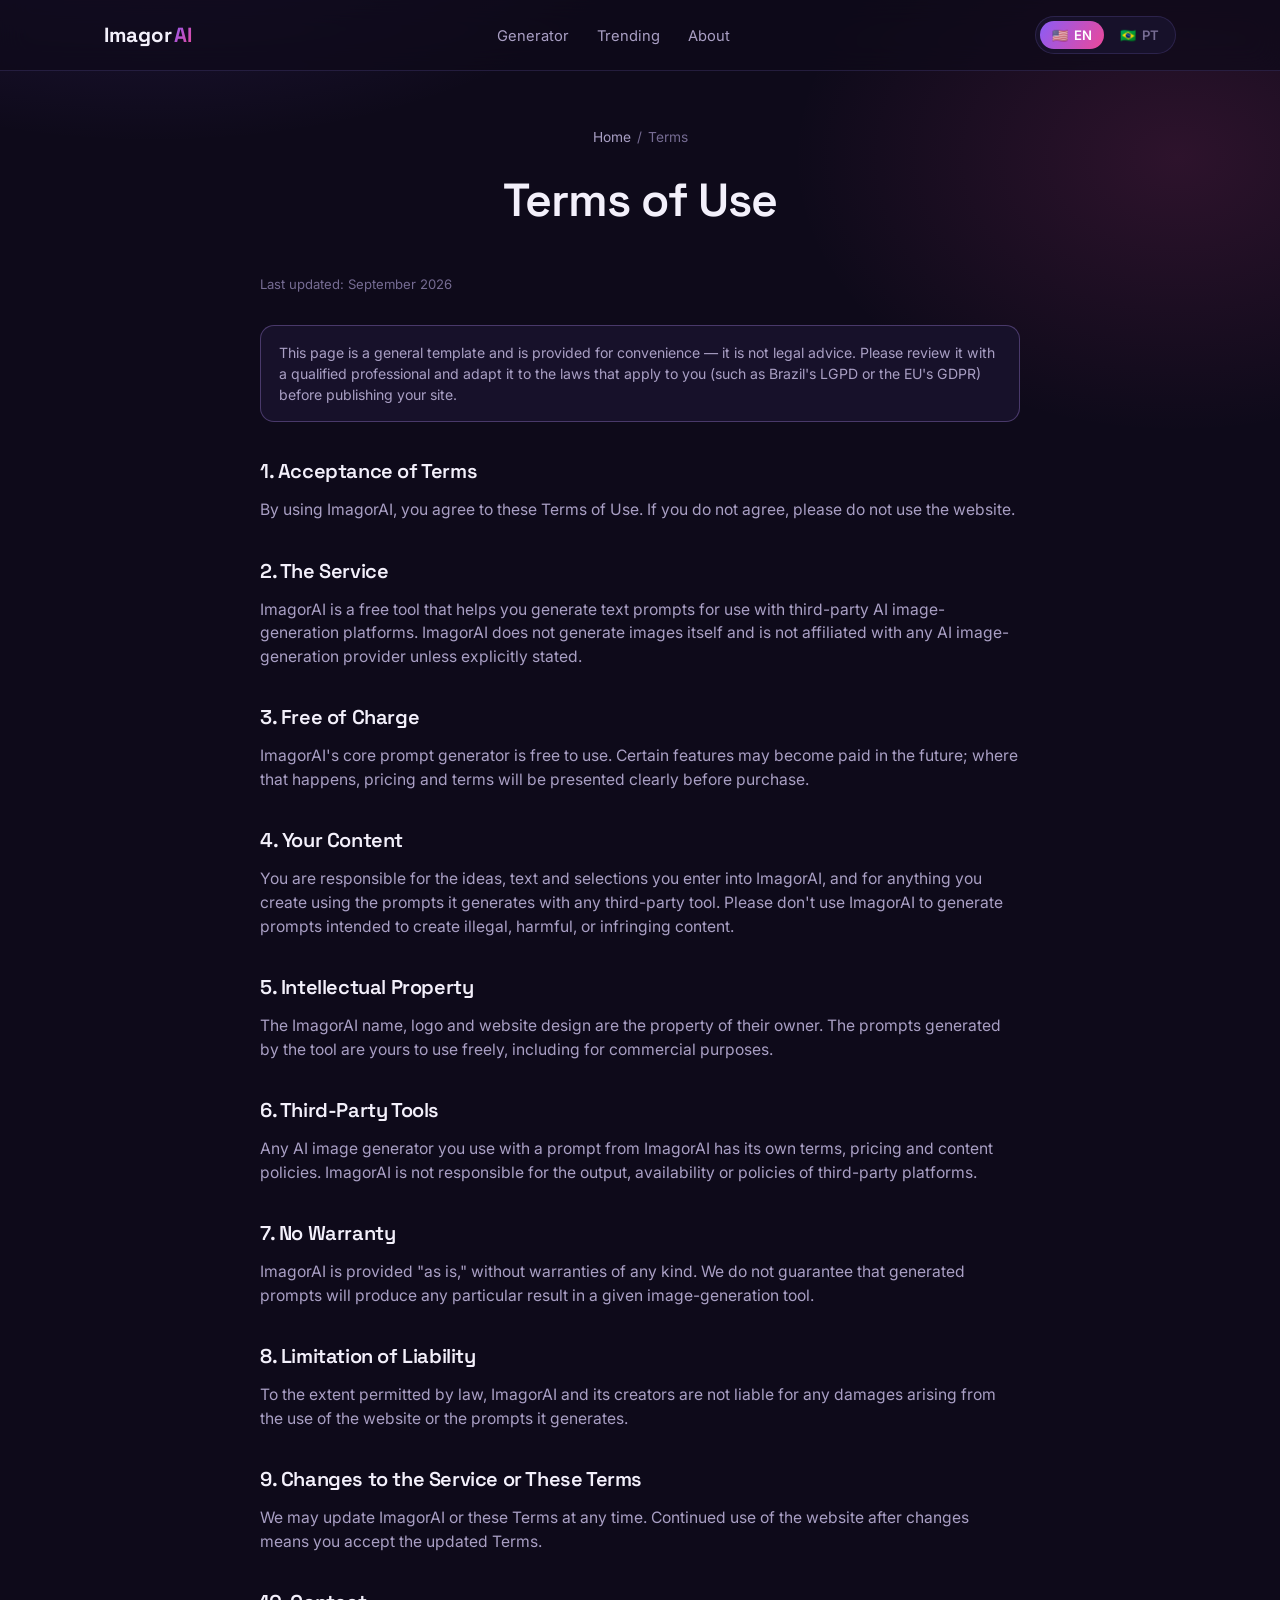
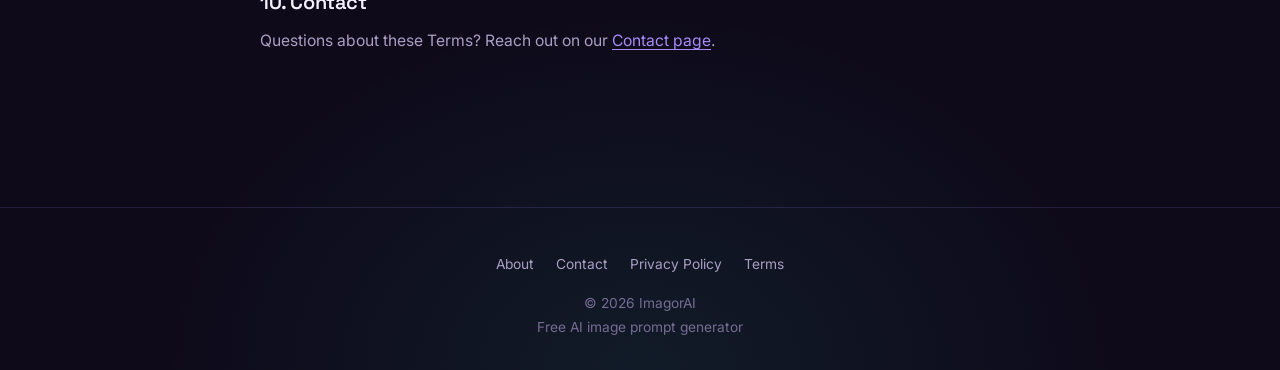
<file: terms.html>
<!DOCTYPE html>
<html lang="en">
<head>
<meta charset="UTF-8">
<meta name="viewport" content="width=device-width, initial-scale=1.0">
<title id="doc-title">Terms of Use — ImagorAI</title>
<meta id="doc-desc" name="description" content="The terms that apply to using ImagorAI's free AI image prompt generator.">
<link rel="canonical" href="https://www.imagorai.com/terms.html">
<meta property="og:type" content="website">
<meta property="og:site_name" content="ImagorAI">
<meta property="og:title" content="Terms of Use — ImagorAI">
<meta property="og:description" content="The terms that apply to using ImagorAI's free AI image prompt generator.">
<meta property="og:url" content="https://www.imagorai.com/terms.html">
<meta property="og:image" content="https://www.imagorai.com/og-image.jpg">
<meta property="og:image:width" content="1200">
<meta property="og:image:height" content="630">
<meta property="og:locale" content="en_US">
<meta property="og:locale:alternate" content="pt_BR">
<meta name="twitter:card" content="summary_large_image">
<meta name="twitter:title" content="Terms of Use — ImagorAI">
<meta name="twitter:description" content="The terms that apply to using ImagorAI's free AI image prompt generator.">
<meta name="twitter:image" content="https://www.imagorai.com/og-image.jpg">
<link rel="icon" type="image/svg+xml" href="favicon.svg">
<link rel="icon" type="image/png" sizes="32x32" href="favicon-32.png">
<link rel="icon" type="image/png" sizes="16x16" href="favicon-16.png">
<link rel="apple-touch-icon" href="apple-touch-icon.png">
<link rel="manifest" href="site.webmanifest">
<link rel="preconnect" href="https://fonts.googleapis.com">
<link rel="preconnect" href="https://fonts.gstatic.com" crossorigin>
<link href="https://fonts.googleapis.com/css2?family=Space+Grotesk:wght@500;600;700&family=Inter:wght@400;500;600;700&display=swap" rel="stylesheet">
<link rel="stylesheet" href="style.css">
<script async src="https://pagead2.googlesyndication.com/pagead/js/adsbygoogle.js?client=ca-pub-1745970381555373"
     crossorigin="anonymous"></script>
</head>
<body>

<nav class="nav">
  <div class="nav-inner">
    <a href="index.html" class="logo" style="text-decoration:none;">Imagor<span class="ai">AI</span></a>
    <ul class="nav-links">
      <li><a href="index.html#generator" data-i18n="nav_generator">Generator</a></li>
      <li><a href="index.html#trending" data-i18n="nav_trending">Trending</a></li>
      <li><a href="about.html" data-i18n="nav_about">About</a></li>
    </ul>
    <div class="nav-right">
      <div class="lang-switch" role="group" aria-label="Language">
        <button type="button" data-lang="en" class="active">🇺🇸 <span class="lbl">EN</span></button>
        <button type="button" data-lang="pt">🇧🇷 <span class="lbl">PT</span></button>
      </div>
    </div>
  </div>
</nav>

<header class="page-hero">
  <div class="wrap">
    <div class="breadcrumb"><a href="index.html" data-i18n="bc_home">Home</a><span>/</span><span data-i18n="footer_terms">Terms</span></div>
    <h1 data-i18n="terms_title">Terms of Use</h1>
  </div>
</header>

<section class="block" style="padding-top:20px;">
  <div class="wrap prose">
    <p class="updated" data-i18n="terms_updated">Last updated: September 2026</p>

    <div class="disclaimer-box" data-i18n-html="legal_disclaimer">This page is a general template and is provided for convenience — it is not legal advice. Please review it with a qualified professional and adapt it to the laws that apply to you (such as Brazil's LGPD or the EU's GDPR) before publishing your site.</div>

    <div data-i18n-html="terms_body">
      <h2>1. Acceptance of Terms</h2>
      <p>By using ImagorAI, you agree to these Terms of Use. If you do not agree, please do not use the website.</p>

      <h2>2. The Service</h2>
      <p>ImagorAI is a free tool that helps you generate text prompts for use with third-party AI image-generation platforms. ImagorAI does not generate images itself and is not affiliated with any AI image-generation provider unless explicitly stated.</p>

      <h2>3. Free of Charge</h2>
      <p>ImagorAI's core prompt generator is free to use. Certain features may become paid in the future; where that happens, pricing and terms will be presented clearly before purchase.</p>

      <h2>4. Your Content</h2>
      <p>You are responsible for the ideas, text and selections you enter into ImagorAI, and for anything you create using the prompts it generates with any third-party tool. Please don't use ImagorAI to generate prompts intended to create illegal, harmful, or infringing content.</p>

      <h2>5. Intellectual Property</h2>
      <p>The ImagorAI name, logo and website design are the property of their owner. The prompts generated by the tool are yours to use freely, including for commercial purposes.</p>

      <h2>6. Third-Party Tools</h2>
      <p>Any AI image generator you use with a prompt from ImagorAI has its own terms, pricing and content policies. ImagorAI is not responsible for the output, availability or policies of third-party platforms.</p>

      <h2>7. No Warranty</h2>
      <p>ImagorAI is provided "as is," without warranties of any kind. We do not guarantee that generated prompts will produce any particular result in a given image-generation tool.</p>

      <h2>8. Limitation of Liability</h2>
      <p>To the extent permitted by law, ImagorAI and its creators are not liable for any damages arising from the use of the website or the prompts it generates.</p>

      <h2>9. Changes to the Service or These Terms</h2>
      <p>We may update ImagorAI or these Terms at any time. Continued use of the website after changes means you accept the updated Terms.</p>

      <h2>10. Contact</h2>
      <p>Questions about these Terms? Reach out on our <a href="contact.html">Contact page</a>.</p>
    </div>
  </div>
</section>

<footer>
  <div class="wrap">
    <div class="footer-links">
      <a href="about.html" data-i18n="nav_about">About</a>
      <a href="contact.html" data-i18n="footer_contact">Contact</a>
      <a href="privacy.html" data-i18n="footer_privacy">Privacy Policy</a>
      <a href="terms.html" data-i18n="footer_terms">Terms</a>
    </div>
    <p>© 2026 ImagorAI</p>
    <p class="sub" data-i18n="footer_tag">Free AI image prompt generator</p>
  </div>
</footer>

<script src="page.js"></script>
<script>
  ImagorPage.init({
    en: {
      doc_title: "Terms of Use — ImagorAI",
      doc_desc: "The terms that apply to using ImagorAI's free AI image prompt generator.",
      bc_home: "Home",
      terms_title: "Terms of Use",
      terms_updated: "Last updated: September 2026",
      legal_disclaimer_html: "This page is a general template and is provided for convenience — it is not legal advice. Please review it with a qualified professional and adapt it to the laws that apply to you (such as Brazil's LGPD or the EU's GDPR) before publishing your site.",
      terms_body_html: "<h2>1. Acceptance of Terms</h2><p>By using ImagorAI, you agree to these Terms of Use. If you do not agree, please do not use the website.</p><h2>2. The Service</h2><p>ImagorAI is a free tool that helps you generate text prompts for use with third-party AI image-generation platforms. ImagorAI does not generate images itself and is not affiliated with any AI image-generation provider unless explicitly stated.</p><h2>3. Free of Charge</h2><p>ImagorAI's core prompt generator is free to use. Certain features may become paid in the future; where that happens, pricing and terms will be presented clearly before purchase.</p><h2>4. Your Content</h2><p>You are responsible for the ideas, text and selections you enter into ImagorAI, and for anything you create using the prompts it generates with any third-party tool. Please don't use ImagorAI to generate prompts intended to create illegal, harmful, or infringing content.</p><h2>5. Intellectual Property</h2><p>The ImagorAI name, logo and website design are the property of their owner. The prompts generated by the tool are yours to use freely, including for commercial purposes.</p><h2>6. Third-Party Tools</h2><p>Any AI image generator you use with a prompt from ImagorAI has its own terms, pricing and content policies. ImagorAI is not responsible for the output, availability or policies of third-party platforms.</p><h2>7. No Warranty</h2><p>ImagorAI is provided \"as is,\" without warranties of any kind. We do not guarantee that generated prompts will produce any particular result in a given image-generation tool.</p><h2>8. Limitation of Liability</h2><p>To the extent permitted by law, ImagorAI and its creators are not liable for any damages arising from the use of the website or the prompts it generates.</p><h2>9. Changes to the Service or These Terms</h2><p>We may update ImagorAI or these Terms at any time. Continued use of the website after changes means you accept the updated Terms.</p><h2>10. Contact</h2><p>Questions about these Terms? Reach out on our <a href=\"contact.html\">Contact page</a>.</p>"
    },
    pt: {
      doc_title: "Termos de Uso — ImagorAI",
      doc_desc: "Os termos que se aplicam ao uso do gerador gratuito de prompts para imagens com IA do ImagorAI.",
      bc_home: "Início",
      terms_title: "Termos de Uso",
      terms_updated: "Última atualização: setembro de 2026",
      legal_disclaimer_html: "Esta página é um modelo genérico fornecido por conveniência — não constitui aconselhamento jurídico. Revise o conteúdo com um profissional qualificado e adapte-o às leis aplicáveis ao seu caso (como a LGPD no Brasil ou o GDPR na União Europeia) antes de publicar seu site.",
      terms_body_html: "<h2>1. Aceitação dos Termos</h2><p>Ao usar o ImagorAI, você concorda com estes Termos de Uso. Se você não concordar, não utilize o site.</p><h2>2. O Serviço</h2><p>O ImagorAI é uma ferramenta gratuita que ajuda você a gerar prompts de texto para uso em plataformas de geração de imagens com IA de terceiros. O ImagorAI não gera imagens por conta própria e não é afiliado a nenhum provedor de geração de imagens com IA, salvo indicação explícita.</p><h2>3. Gratuidade</h2><p>O gerador de prompts principal do ImagorAI é gratuito. Alguns recursos podem se tornar pagos no futuro; quando isso acontecer, os preços e condições serão apresentados claramente antes da compra.</p><h2>4. Seu conteúdo</h2><p>Você é responsável pelas ideias, textos e seleções que insere no ImagorAI, e por tudo o que criar usando os prompts gerados em qualquer ferramenta de terceiros. Não use o ImagorAI para gerar prompts destinados a criar conteúdo ilegal, prejudicial ou que infrinja direitos de terceiros.</p><h2>5. Propriedade intelectual</h2><p>O nome ImagorAI, o logotipo e o design do site são propriedade de seu titular. Os prompts gerados pela ferramenta são seus para usar livremente, inclusive para fins comerciais.</p><h2>6. Ferramentas de terceiros</h2><p>Qualquer gerador de imagens com IA que você use com um prompt do ImagorAI tem seus próprios termos, preços e políticas de conteúdo. O ImagorAI não é responsável pelo resultado, disponibilidade ou políticas de plataformas de terceiros.</p><h2>7. Sem garantias</h2><p>O ImagorAI é fornecido \"como está\", sem garantias de qualquer tipo. Não garantimos que os prompts gerados produzirão um resultado específico em uma determinada ferramenta de geração de imagens.</p><h2>8. Limitação de responsabilidade</h2><p>Na medida permitida por lei, o ImagorAI e seus criadores não são responsáveis por quaisquer danos decorrentes do uso do site ou dos prompts que ele gera.</p><h2>9. Alterações no Serviço ou nestes Termos</h2><p>Podemos atualizar o ImagorAI ou estes Termos a qualquer momento. O uso contínuo do site após as alterações significa que você aceita os Termos atualizados.</p><h2>10. Contato</h2><p>Dúvidas sobre estes Termos? Fale conosco na nossa <a href=\"contact.html\">página de Contato</a>.</p>"
    }
  });
</script>
</body>
</html>
</file>
<file: style.css>
:root{
    --bg: #0e0a1a;
    --bg-soft: #140f24;
    --surface: #17112a;
    --surface-2: #1d1533;
    --border: rgba(157, 130, 255, 0.16);
    --border-strong: rgba(190, 150, 255, 0.3);
    --text: #f3f0fb;
    --text-dim: #a99fc4;
    --text-faint: #766c93;
    --violet: #8b5cf6;
    --violet-2: #a78bfa;
    --pink: #ec4899;
    --cyan: #35e0d0;
    --green: #3ddc84;
    --grad-brand: linear-gradient(120deg, var(--violet) 0%, var(--pink) 100%);
    --grad-glow: radial-gradient(circle, rgba(139,92,246,0.35), transparent 70%);
    --radius-lg: 22px;
    --radius-md: 14px;
    --radius-sm: 10px;
    --shadow-card: 0 20px 60px -20px rgba(10, 6, 24, 0.7);
    --maxw: 1120px;
  }

  *{box-sizing:border-box; margin:0; padding:0;}
  html{scroll-behavior:smooth;}
  body{
    background:
      radial-gradient(900px 500px at 12% -8%, rgba(139,92,246,0.20), transparent 60%),
      radial-gradient(700px 500px at 92% 8%, rgba(236,72,153,0.14), transparent 55%),
      radial-gradient(800px 600px at 50% 100%, rgba(53,224,208,0.08), transparent 60%),
      var(--bg);
    color: var(--text);
    font-family: 'Inter', system-ui, sans-serif;
    line-height: 1.5;
    -webkit-font-smoothing: antialiased;
    min-height: 100vh;
  }
  h1, h2, h3, .display{
    font-family: 'Space Grotesk', 'Inter', sans-serif;
    letter-spacing: -0.02em;
    font-weight: 600;
  }
  img, svg{display:block; max-width:100%;}
  button{font-family:inherit; cursor:pointer;}
  a{color:inherit;}
  .wrap{max-width: var(--maxw); margin: 0 auto; padding: 0 24px;}
  :focus-visible{outline: 2px solid var(--cyan); outline-offset: 3px; border-radius: 6px;}

  /* ---------- NAV ---------- */
  .nav{
    position: sticky; top:0; z-index: 40;
    backdrop-filter: blur(14px);
    background: rgba(14, 10, 26, 0.72);
    border-bottom: 1px solid var(--border);
  }
  .nav-inner{
    max-width: var(--maxw); margin: 0 auto; padding: 16px 24px;
    display:flex; align-items:center; justify-content:space-between; gap: 20px;
  }
  .logo{
    font-family:'Space Grotesk', sans-serif; font-size: 1.28rem; font-weight: 700;
    display:flex; align-items:center; gap:2px;
  }
  .logo .ai{background: var(--grad-brand); -webkit-background-clip:text; background-clip:text; color:transparent;}
  .nav-links{display:flex; align-items:center; gap: 28px; list-style:none;}
  .nav-links a{
    font-size: 0.92rem; color: var(--text-dim); text-decoration:none; transition: color .15s ease;
  }
  .nav-links a:hover{color: var(--text);}
  .nav-right{display:flex; align-items:center; gap: 18px;}
  .lang-switch{
    display:flex; align-items:center; gap:4px;
    background: var(--surface); border:1px solid var(--border);
    border-radius: 999px; padding: 4px;
  }
  .lang-switch button{
    border:none; background:transparent; color: var(--text-faint);
    font-size:0.82rem; font-weight:600; padding: 6px 12px; border-radius:999px;
    transition: all .15s ease; display:flex; align-items:center; gap:6px;
  }
  .lang-switch button.active{background: var(--grad-brand); color:#fff;}
  .nav-cta-mobile{display:none;}

  /* ---------- HERO ---------- */
  .hero{padding: 72px 0 40px; text-align:center;}
  .badge{
    display:inline-flex; align-items:center; gap:8px;
    font-size: 0.72rem; font-weight:700; letter-spacing: 0.06em; text-transform:uppercase;
    color: var(--violet-2);
    background: rgba(139,92,246,0.12);
    border: 1px solid var(--border-strong);
    padding: 7px 16px; border-radius: 999px; margin-bottom: 28px;
  }
  .badge .dot{width:6px; height:6px; border-radius:50%; background: var(--pink);}
  .hero h1{
    font-size: clamp(2.3rem, 5.4vw, 4.1rem);
    line-height: 1.06;
    max-width: 780px; margin: 0 auto;
  }
  .hero h1 .grad{
    background: linear-gradient(100deg, var(--violet-2), var(--pink) 60%, var(--cyan));
    -webkit-background-clip:text; background-clip:text; color:transparent;
  }
  .hero p.sub{
    max-width: 560px; margin: 22px auto 0; color: var(--text-dim);
    font-size: 1.08rem;
  }
  .status-line{
    margin-top: 22px; display:flex; justify-content:center; align-items:center; gap:8px;
    font-size: 0.86rem; color: var(--text-faint);
  }
  .status-line .pulse{
    width:8px; height:8px; border-radius:50%; background: var(--green);
    box-shadow: 0 0 0 0 rgba(61,220,132,.6);
    animation: pulse 2.2s infinite;
  }
  @keyframes pulse{
    0%{box-shadow: 0 0 0 0 rgba(61,220,132,.55);}
    70%{box-shadow: 0 0 0 9px rgba(61,220,132,0);}
    100%{box-shadow: 0 0 0 0 rgba(61,220,132,0);}
  }
  .benefits{
    margin-top: 34px; display:flex; justify-content:center; flex-wrap:wrap; gap: 12px 28px;
  }
  .benefits span{font-size:0.92rem; color: var(--text-dim); display:flex; align-items:center; gap:7px;}
  .benefits b{color: var(--text); font-weight: 600;}

  /* ---------- GENERATOR ---------- */
  .generator-section{padding: 46px 0 90px;}
  .gen-card{
    max-width: 860px; margin: 0 auto;
    background: linear-gradient(180deg, var(--surface), var(--bg-soft));
    border: 1px solid var(--border);
    border-radius: var(--radius-lg);
    padding: 34px 30px 32px;
    box-shadow: var(--shadow-card);
    position: relative;
    overflow: hidden;
  }
  .gen-card::before{
    content:''; position:absolute; inset:-2px;
    background: conic-gradient(from 180deg, rgba(139,92,246,0.5), rgba(236,72,153,0.35), rgba(53,224,208,0.3), rgba(139,92,246,0.5));
    z-index:-1; border-radius: inherit; opacity: .5; filter: blur(22px);
  }
  .gen-head{
    display:flex; align-items:center; justify-content:space-between; margin-bottom: 26px; flex-wrap:wrap; gap: 10px;
  }
  .gen-head h2{font-size: 1.3rem;}
  .gen-status{
    font-size: 0.8rem; color: var(--text-faint); display:flex; align-items:center; gap:7px;
  }
  .gen-status .pulse{width:7px; height:7px; border-radius:50%; background: var(--green);}

  .field{margin-bottom: 22px;}
  .field:last-of-type{margin-bottom: 0;}
  .field-label{
    display:block; font-size: 0.86rem; font-weight: 600; color: var(--text-dim); margin-bottom: 10px;
  }
  .field-hint{
    font-size: 0.8rem; color: var(--text-faint); margin: -4px 0 10px;
  }
  .idea-input{
    width: 100%;
    background: var(--surface-2);
    border: 1px solid var(--border);
    border-radius: var(--radius-sm);
    padding: 14px 16px;
    color: var(--text);
    font-family: inherit;
    font-size: 0.94rem;
    line-height: 1.5;
    resize: vertical;
    min-height: 56px;
    transition: border-color .15s ease, box-shadow .15s ease;
  }
  .idea-input::placeholder{color: var(--text-faint);}
  .idea-input:focus{
    outline: none;
    border-color: var(--border-strong);
    box-shadow: 0 0 0 3px rgba(139,92,246,0.16);
  }
  .chip-row{display:flex; flex-wrap:wrap; gap: 9px;}
  .chip{
    border: 1px solid var(--border);
    background: var(--surface-2);
    color: var(--text-dim);
    padding: 9px 15px;
    border-radius: 999px;
    font-size: 0.87rem;
    font-weight: 500;
    transition: all .15s ease;
    white-space: nowrap;
  }
  .chip:hover{border-color: var(--border-strong); color: var(--text);}
  .chip.selected{
    background: var(--grad-brand);
    color: #fff;
    border-color: transparent;
  }

  .gen-actions{
    display:flex; gap: 14px; margin-top: 30px; flex-wrap:wrap;
  }
  .btn{
    border:none; border-radius: 999px; padding: 15px 26px;
    font-size: 0.96rem; font-weight: 700; display:inline-flex; align-items:center; gap:9px;
    transition: transform .15s ease, box-shadow .15s ease, filter .15s ease;
  }
  .btn-primary{
    background: var(--grad-brand); color:#fff; flex: 1 1 220px; justify-content:center;
    box-shadow: 0 14px 34px -12px rgba(139,92,246,0.55);
  }
  .btn-primary:hover{filter: brightness(1.08); transform: translateY(-1px);}
  .btn-secondary{
    background: var(--surface-2); color: var(--text); border: 1px solid var(--border);
  }
  .btn-secondary:hover{border-color: var(--border-strong);}

  .result{
    margin-top: 28px;
    opacity: 0; max-height: 0; overflow:hidden;
    transition: opacity .35s ease, max-height .45s ease;
  }
  .result.show{opacity:1; max-height: 600px;}
  .result-label{
    font-size: 0.74rem; font-weight:700; letter-spacing: 0.08em; text-transform:uppercase;
    color: var(--cyan); margin-bottom: 10px;
  }
  .result-box{
    background: #0b0817;
    border: 1px solid var(--border);
    border-radius: var(--radius-md);
    padding: 20px 22px;
    font-size: 0.98rem;
    color: var(--text);
    line-height: 1.65;
  }
  .copy-btn{
    margin-top: 14px;
    background: transparent; border: 1px solid var(--border-strong); color: var(--violet-2);
    padding: 11px 20px; border-radius: 999px; font-weight:600; font-size: 0.88rem;
    display:inline-flex; align-items:center; gap:8px; transition: all .15s ease;
  }
  .copy-btn:hover{background: rgba(139,92,246,0.12);}
  .copy-btn.copied{color: var(--green); border-color: rgba(61,220,132,0.5);}

  /* ---------- SECTIONS SHARED ---------- */
  section.block{padding: 70px 0;}
  .section-head{text-align:center; max-width: 620px; margin: 0 auto 40px;}
  .section-head h2{font-size: clamp(1.7rem, 3.4vw, 2.3rem);}
  .section-head p{color: var(--text-dim); margin-top: 12px; font-size: 1.02rem;}

  /* ---------- HOW IT WORKS ---------- */
  .how-section{padding-top: 20px;}
  .flow{
    display:grid;
    grid-template-columns: 1fr auto 1fr auto 1fr;
    align-items:stretch;
    gap: 14px;
    margin-top: 8px;
  }
  .flow-arrow{
    display:flex; align-items:center; justify-content:center;
    color: var(--violet-2);
    opacity: 0.75;
  }
  .flow-card{
    background: linear-gradient(180deg, var(--surface), var(--bg-soft));
    border: 1px solid var(--border);
    border-radius: var(--radius-md);
    padding: 22px 20px;
    display:flex; flex-direction:column; gap: 14px;
    position: relative;
    opacity: 0; transform: translateY(20px);
    transition: opacity .55s ease, transform .55s ease;
  }
  .flow-card.in-view{opacity:1; transform: translateY(0);}
  .flow-num{
    display:inline-flex; align-items:center; justify-content:center;
    width: 30px; height: 30px; border-radius: 50%;
    font-size: 0.72rem; font-weight:700;
    color:#fff;
  }
  .flow-num.n1{background: var(--violet);}
  .flow-num.n2{background: var(--grad-brand);}
  .flow-num.n3{background: linear-gradient(120deg, var(--pink), var(--cyan));}
  .flow-label{
    font-size: 0.95rem; font-weight:700; color: var(--text);
    margin-top: -6px;
  }
  .idea-box{
    background: var(--surface-2);
    border: 1px solid var(--border);
    border-radius: var(--radius-sm);
    padding: 16px 16px;
    font-size: 0.94rem;
    color: var(--text-dim);
    flex: 1;
    display:flex; align-items:center;
  }
  .idea-cursor-wrap{display:inline;}
  .caret{
    display:inline-block; width: 2px; height: 1em; margin-left: 3px;
    background: var(--cyan); vertical-align: -0.15em;
    animation: blink 1.1s step-end infinite;
  }
  @keyframes blink{ 50%{ opacity: 0; } }
  .prompt-mini-box{
    background: #0b0817;
    border: 1px solid var(--border);
    border-radius: var(--radius-sm);
    padding: 14px 15px;
    font-size: 0.82rem;
    color: var(--text-dim);
    line-height: 1.55;
    flex: 1;
  }
  .copy-btn-sm{
    align-self: flex-start;
    padding: 8px 15px;
    font-size: 0.78rem;
  }
  .result-card{padding: 20px;}
  .result-image{
    position: relative;
    width: 100%;
    padding-bottom: 56.25%; /* 16:9, works in every browser without relying on aspect-ratio */
    height: 0;
    border-radius: var(--radius-sm);
    overflow: hidden;
    border: 1px solid var(--border);
    box-shadow: 0 16px 40px -18px rgba(139,92,246,0.45);
  }
  .result-image img{
    position: absolute; inset: 0;
    width: 100%; height: 100%; display:block;
    object-fit: cover;
  }
  .flow-cta-wrap{text-align:center; margin-top: 32px;}
  .flow-cta{
    display:inline-flex; align-items:center; gap:8px;
    font-size: 0.95rem; font-weight:700;
    color: var(--violet-2);
    text-decoration:none;
    padding: 10px 6px;
    border-bottom: 1px solid transparent;
    transition: border-color .15s ease, color .15s ease;
  }
  .flow-cta:hover{color: var(--text); border-color: var(--border-strong);}

  @media (max-width: 760px){
    .flow{grid-template-columns: 1fr;}
    .flow-arrow{transform: rotate(90deg); margin: -4px 0;}
  }

  @media (prefers-reduced-motion: reduce){
    .flow-card{transition: none; opacity:1; transform:none;}
    .caret{animation: none;}
  }

  /* ---------- TRENDING ---------- */
  .trend-grid{
    display:grid; grid-template-columns: repeat(4, 1fr); gap: 18px;
  }
  .trend-card{
    background: var(--surface); border: 1px solid var(--border); border-radius: var(--radius-md);
    padding: 20px; position:relative; overflow:hidden; transition: border-color .2s ease, transform .2s ease;
    min-height: 150px; display:flex; flex-direction:column; justify-content:flex-end;
  }
  .trend-card::after{
    content:''; position:absolute; top:-30%; right:-30%; width: 140px; height:140px;
    background: var(--grad-glow); opacity:.6;
  }
  .trend-card:hover{border-color: var(--border-strong); transform: translateY(-3px);}
  .trend-tag{
    align-self:flex-start;
    font-size: 0.66rem; font-weight:700; letter-spacing:0.07em; text-transform:uppercase;
    padding: 4px 10px; border-radius: 999px; margin-bottom: auto;
    background: rgba(236,72,153,0.16); color: var(--pink);
  }
  .trend-card h3{font-size: 1.05rem; margin-top: 18px;}
  .trend-card p{font-size: 0.86rem; color: var(--text-dim); margin-top: 4px;}

  /* ---------- WHY ---------- */
  .feature-grid{display:grid; grid-template-columns: repeat(3, 1fr); gap: 22px;}
  .feature{
    background: var(--surface); border: 1px solid var(--border); border-radius: var(--radius-md);
    padding: 26px 22px;
  }
  .feature .icon{font-size: 1.6rem; margin-bottom: 14px;}
  .feature h3{font-size: 1.05rem; margin-bottom: 8px;}
  .feature p{color: var(--text-dim); font-size: 0.92rem;}

  /* ---------- FOOTER ---------- */
  footer{
    border-top: 1px solid var(--border);
    padding: 32px 0; text-align:center;
  }
  footer p{color: var(--text-faint); font-size: 0.86rem;}
  footer p.sub{margin-top: 4px;}

  /* ---------- RESPONSIVE ---------- */
  @media (max-width: 860px){
    .trend-grid{grid-template-columns: repeat(2, 1fr);}
    .feature-grid{grid-template-columns: 1fr;}
  }
  @media (max-width: 640px){
    .nav-links{display:none;}
    .hero{padding: 48px 0 28px;}
    .gen-card{padding: 26px 18px;}
    .trend-grid{grid-template-columns: 1fr 1fr; gap: 12px;}
    .btn-primary, .btn-secondary{flex: 1 1 100%;}
    .lang-switch button span.lbl{display:none;}
  }

/* ---------- SECONDARY PAGE HERO (About / Contact / Privacy / Terms) ---------- */
.page-hero{padding: 56px 0 10px; text-align:center;}
.page-hero h1{font-size: clamp(2rem, 4.4vw, 2.9rem);}
.page-hero p.sub{max-width: 620px; margin: 16px auto 0; color: var(--text-dim); font-size: 1.02rem;}
.breadcrumb{
  display:flex; justify-content:center; gap:6px; font-size:0.86rem; color: var(--text-faint);
  margin-bottom: 18px;
}
.breadcrumb a{color: var(--text-dim); text-decoration:none;}
.breadcrumb a:hover{color: var(--text);}

/* ---------- PROSE (Privacy / Terms) ---------- */
.prose{max-width: 760px; margin: 0 auto; padding: 10px 0 70px;}
.prose h2{font-size: 1.25rem; margin: 34px 0 12px;}
.prose h2:first-child{margin-top:0;}
.prose p{color: var(--text-dim); font-size: 0.98rem; margin-bottom: 14px;}
.prose ul{color: var(--text-dim); font-size: 0.98rem; margin: 0 0 14px 20px;}
.prose li{margin-bottom: 6px;}
.prose a{color: var(--violet-2); text-decoration: underline; text-underline-offset: 3px;}
.prose .updated{
  font-size: 0.82rem; color: var(--text-faint); margin-bottom: 30px;
}
.disclaimer-box{
  background: var(--surface); border: 1px solid var(--border-strong);
  border-radius: var(--radius-md); padding: 16px 18px;
  font-size: 0.88rem; color: var(--text-dim); margin-bottom: 34px;
}
.disclaimer-box b{color: var(--text);}

/* ---------- ABOUT PAGE ---------- */
.about-body{max-width: 720px; margin: 0 auto; padding: 10px 0 20px;}
.about-body p{color: var(--text-dim); font-size: 1.02rem; margin-bottom: 18px; line-height:1.7;}
.about-steps{
  display:grid; grid-template-columns: repeat(3, 1fr); gap: 16px;
  margin: 36px 0 44px;
}
.about-step{
  background: var(--surface); border:1px solid var(--border); border-radius: var(--radius-md);
  padding: 20px;
}
.about-step .num{
  display:inline-flex; align-items:center; justify-content:center;
  width:26px; height:26px; border-radius:50%; background: var(--grad-brand);
  color:#fff; font-size:0.72rem; font-weight:700; margin-bottom: 12px;
}
.about-step h3{font-size: 0.98rem; margin-bottom: 6px;}
.about-step p{font-size: 0.88rem; color: var(--text-dim); margin-bottom:0;}
.about-cta{text-align:center; padding: 10px 0 70px;}

/* ---------- CONTACT PAGE ---------- */
.contact-wrap{max-width: 560px; margin: 0 auto; padding: 10px 0 80px;}
.contact-card{
  background: linear-gradient(180deg, var(--surface), var(--bg-soft));
  border: 1px solid var(--border); border-radius: var(--radius-lg);
  padding: 30px 26px; text-align:center;
  box-shadow: var(--shadow-card);
}
.contact-card p{color: var(--text-dim); margin-bottom: 22px;}
.contact-email{
  display:inline-flex; align-items:center; gap:10px;
  background: var(--grad-brand); color:#fff; font-weight:700;
  padding: 14px 24px; border-radius: 999px; text-decoration:none; font-size:0.98rem;
  transition: filter .15s ease, transform .15s ease;
}
.contact-email:hover{filter:brightness(1.08); transform: translateY(-1px);}
.contact-note{margin-top: 22px; font-size: 0.84rem; color: var(--text-faint);}

/* ---------- FOOTER LINKS ---------- */
footer .footer-links{
  display:flex; justify-content:center; flex-wrap:wrap; gap: 8px 22px;
  margin: 14px 0 18px;
}
footer .footer-links a{
  font-size: 0.86rem; color: var(--text-dim); text-decoration:none;
}
footer .footer-links a:hover{color: var(--text);}

@media (max-width: 700px){
  .about-steps{grid-template-columns: 1fr;}
}
</file>
